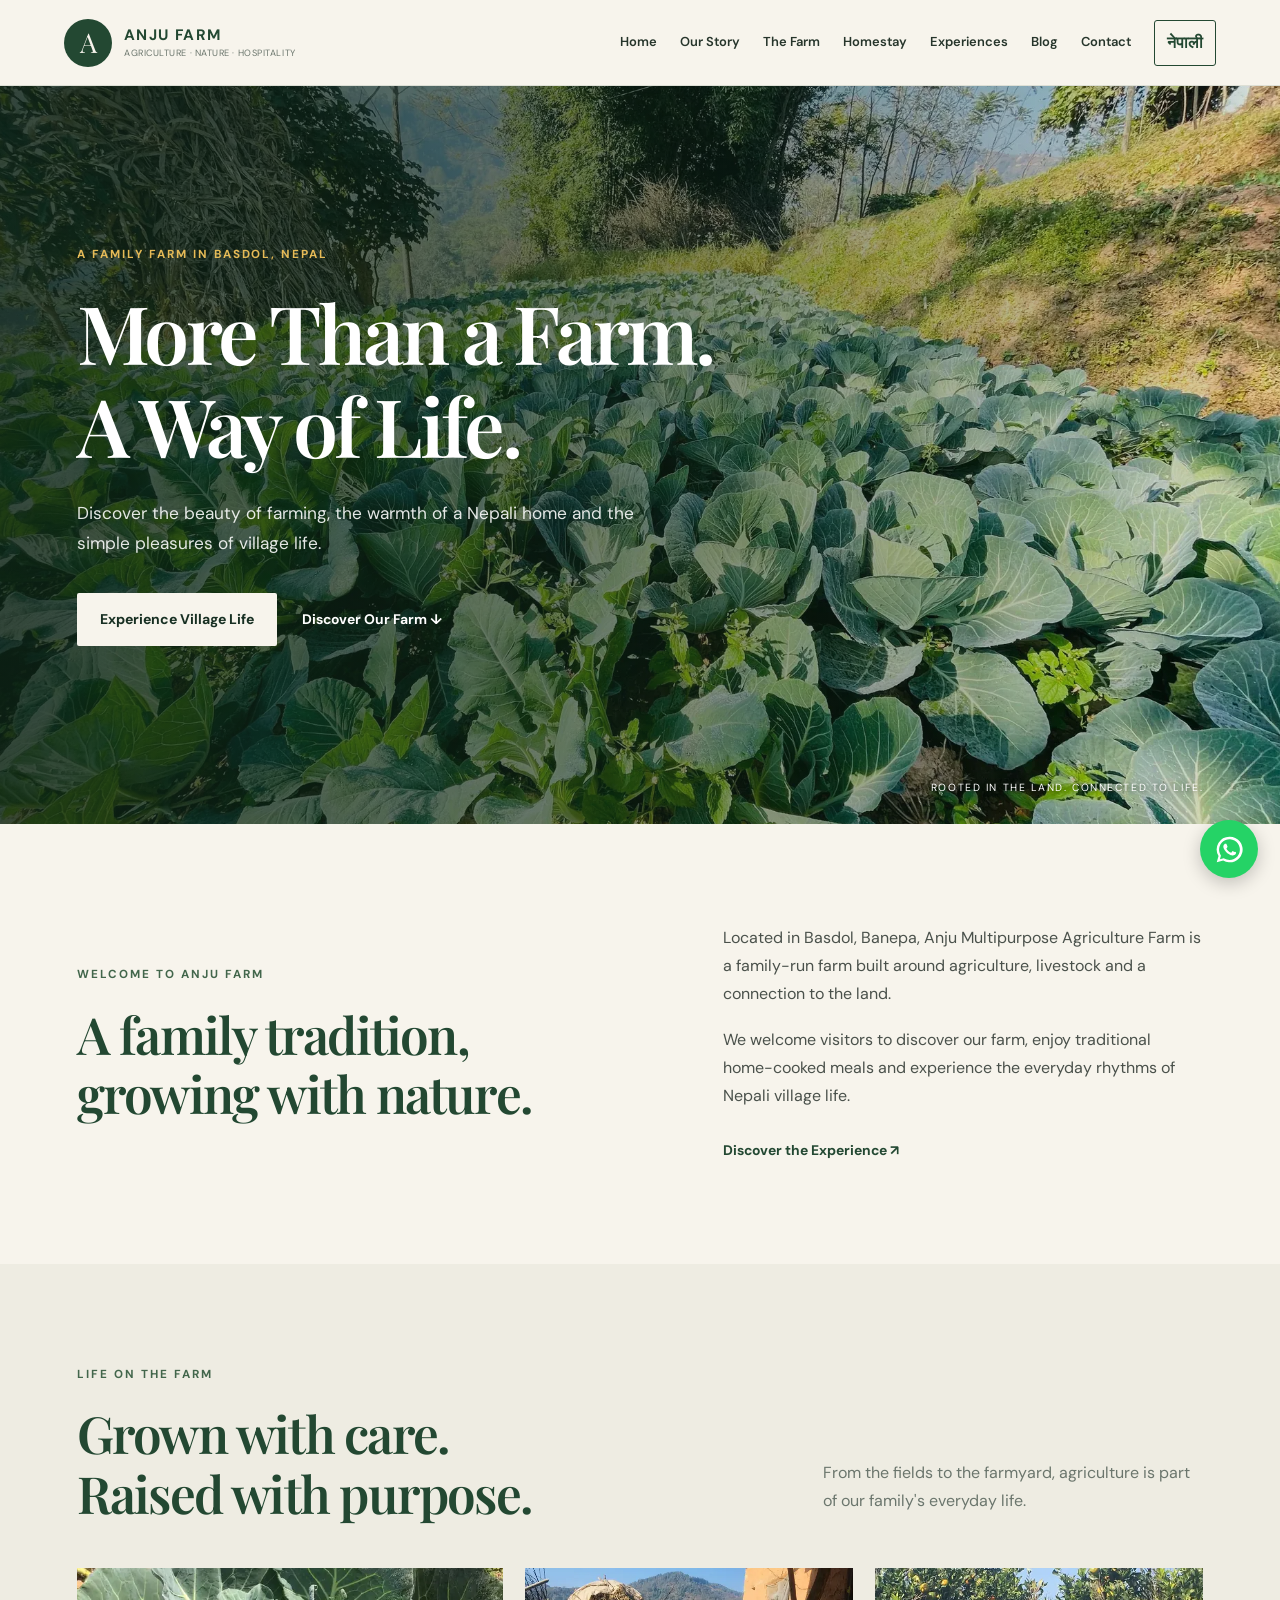
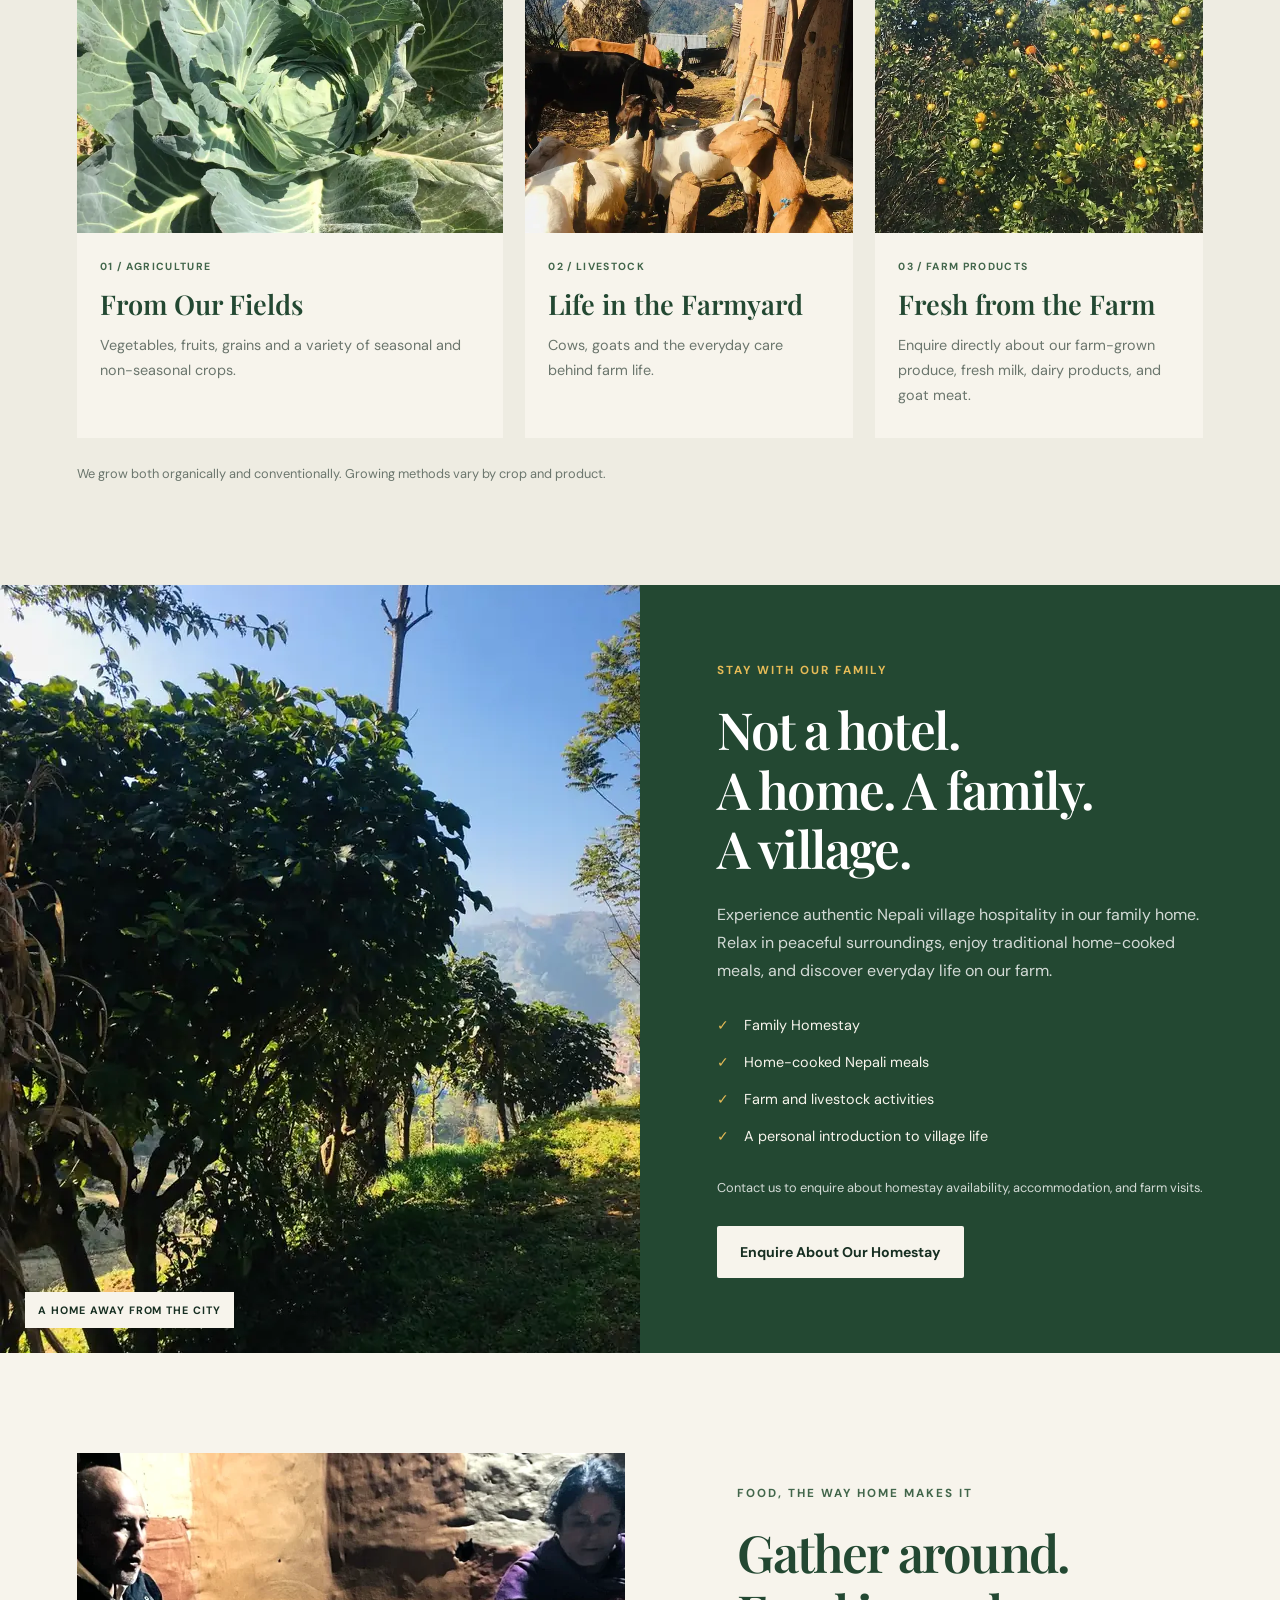
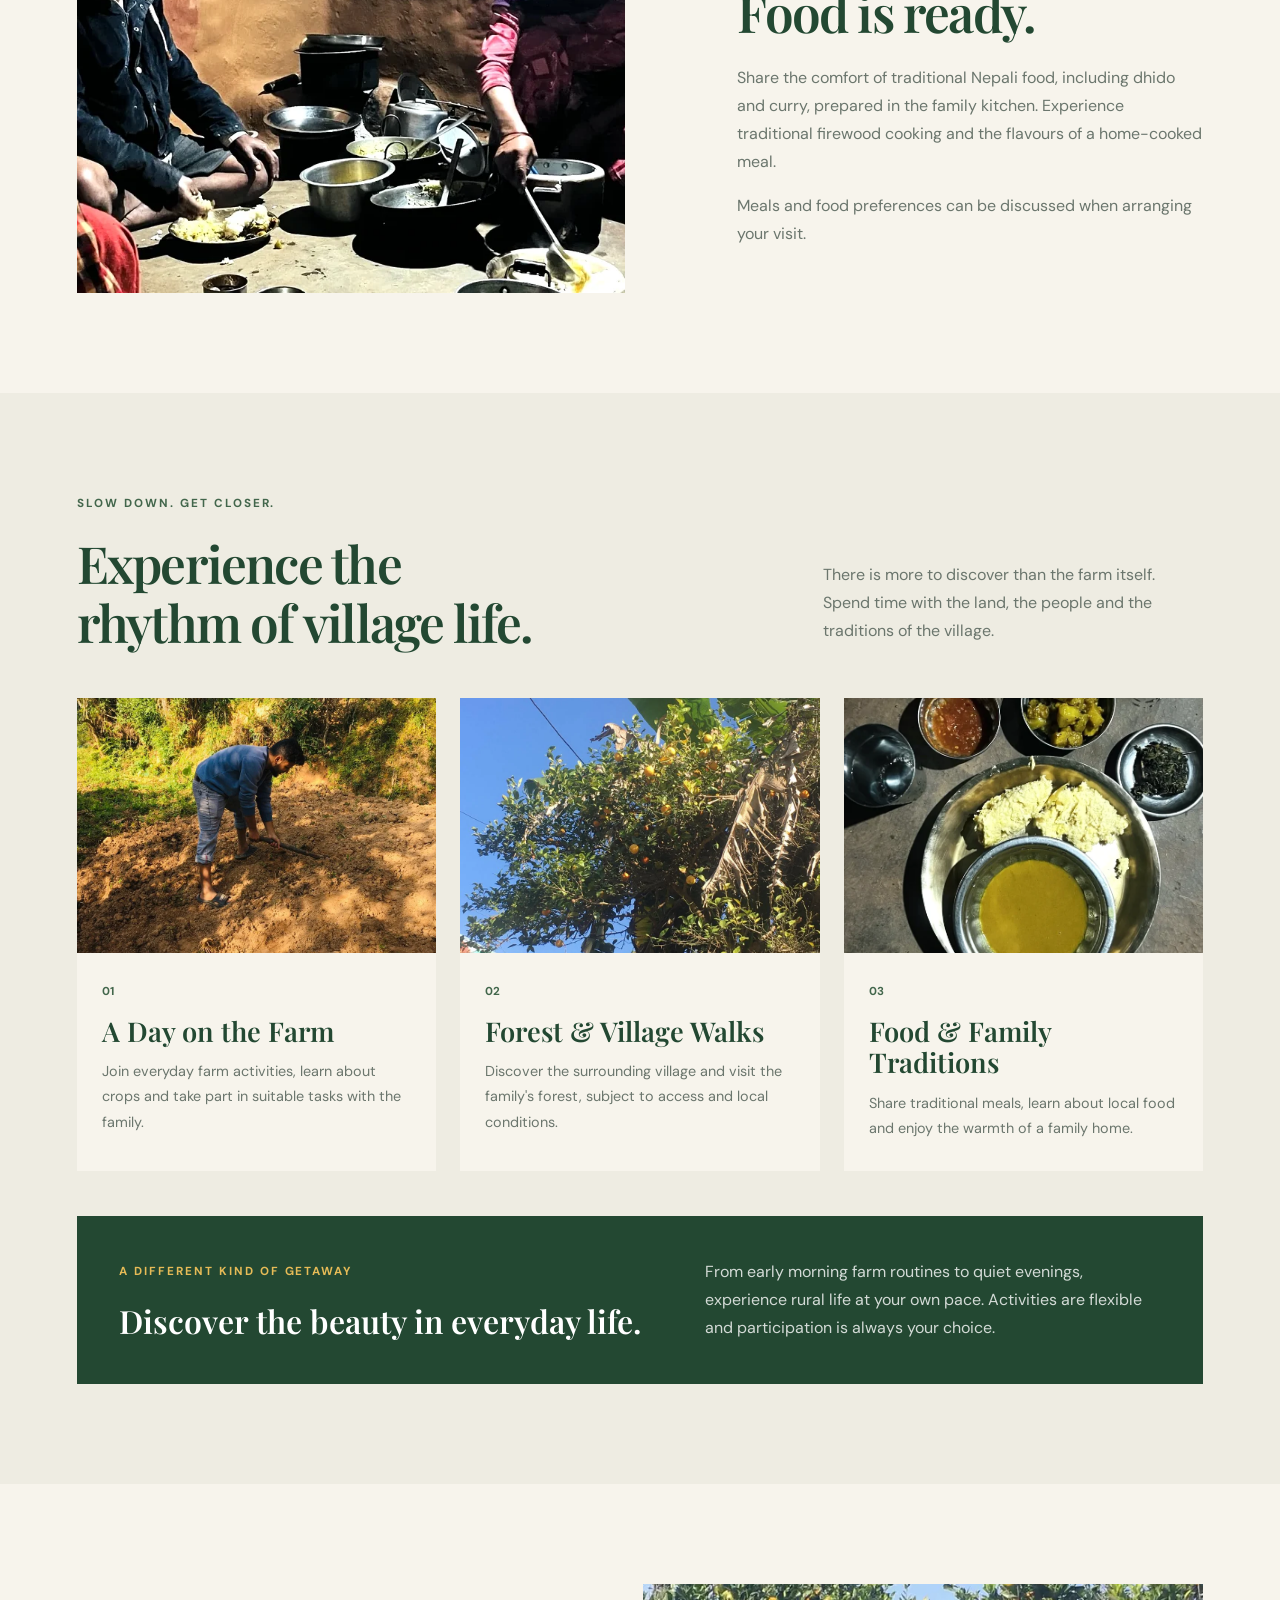
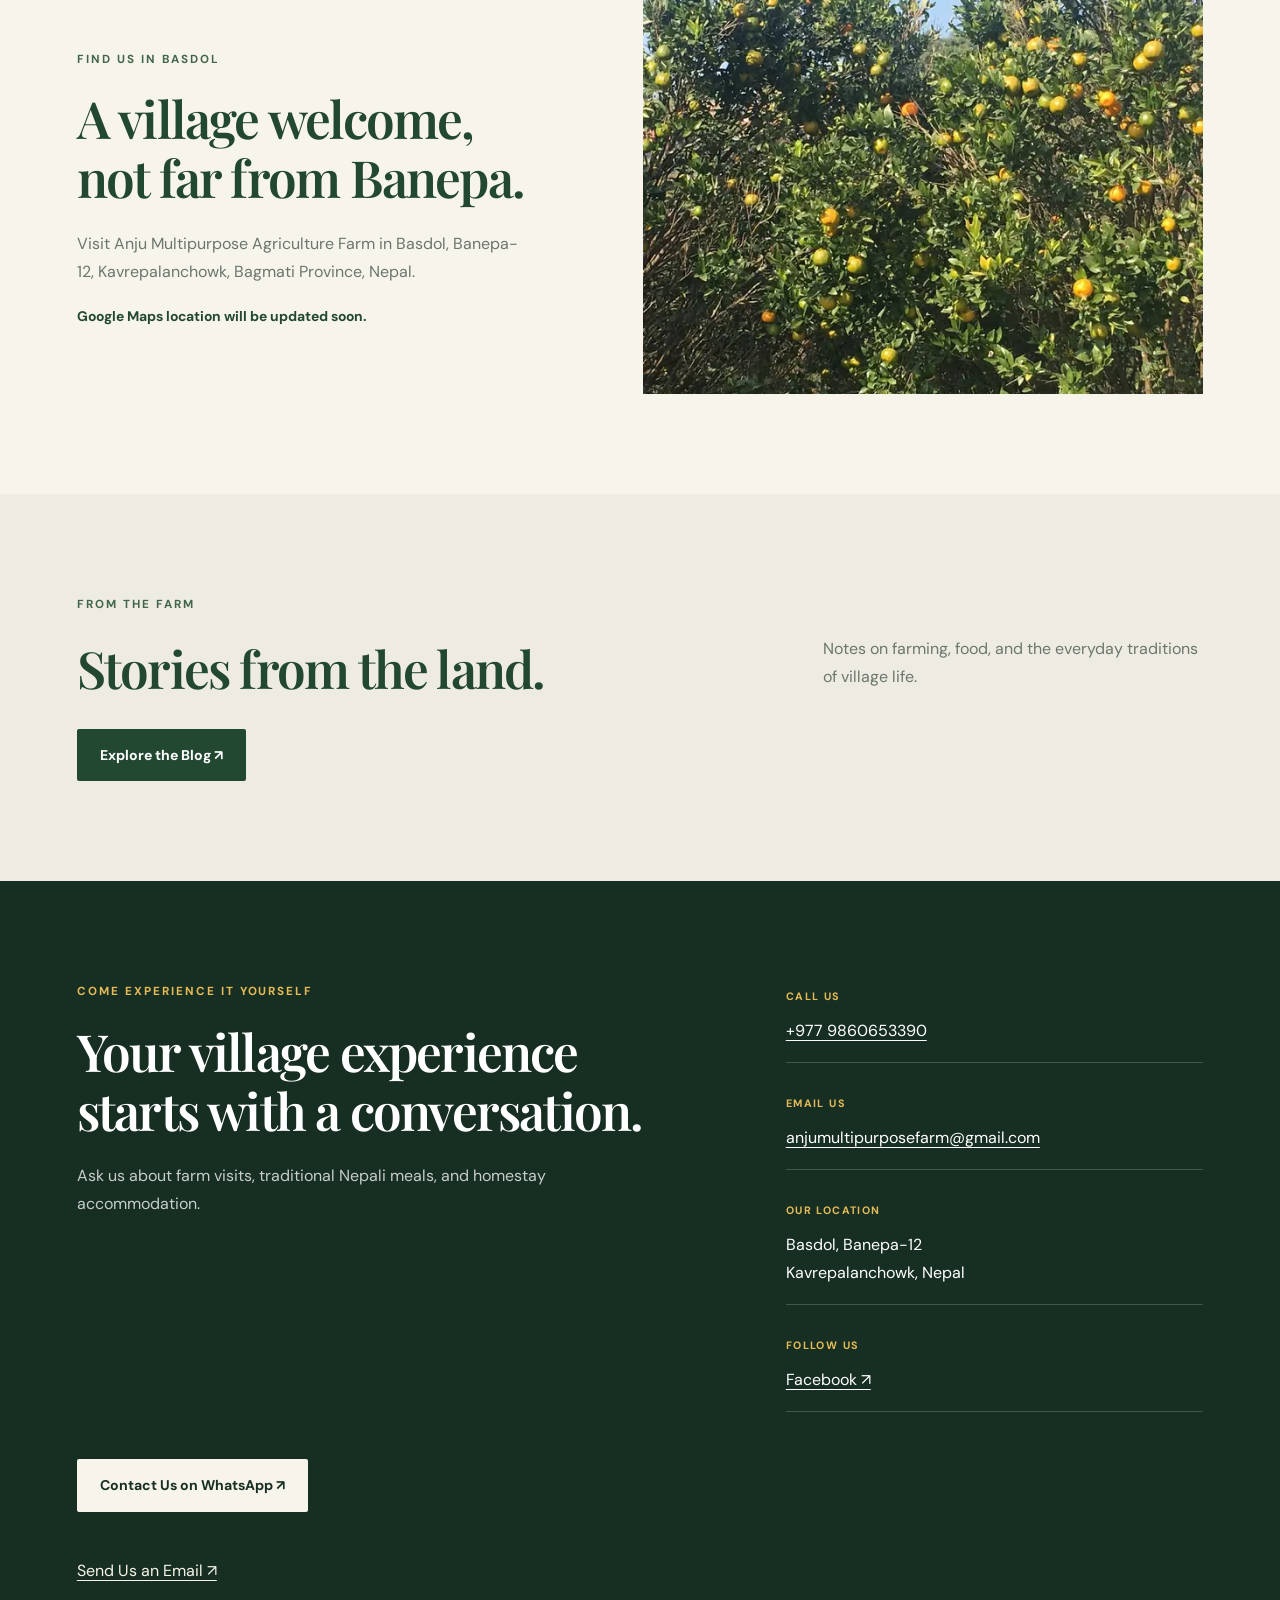
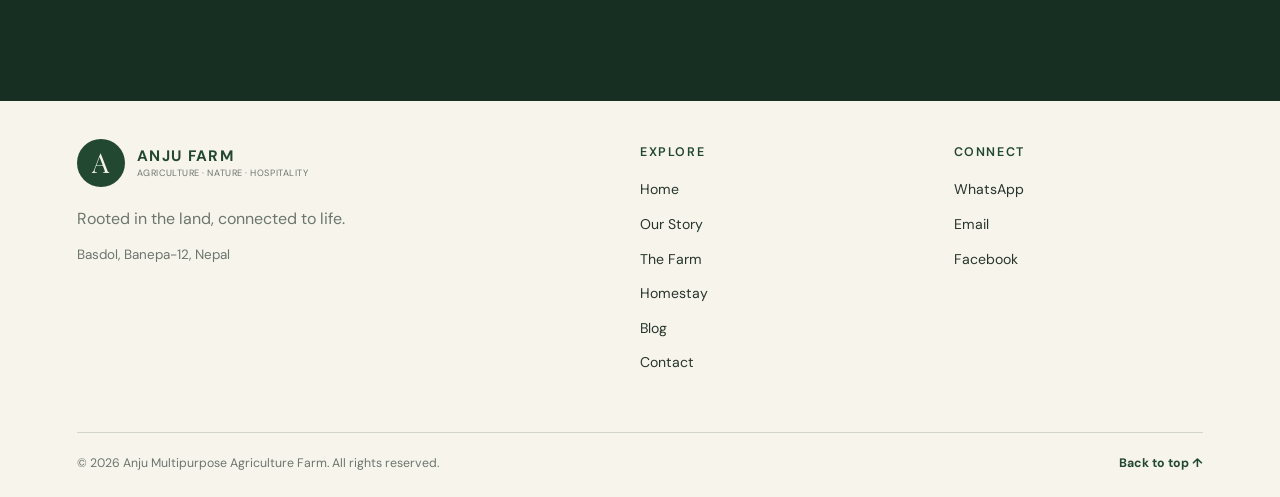
<file: index.html>
<!DOCTYPE html>

<html lang="en">
<head>
<meta charset="utf-8"/>
<meta content="width=device-width, initial-scale=1.0" name="viewport"/>
<meta content="#234832" name="theme-color"/>
<title>Anju Multipurpose Agriculture Farm | Farm &amp; Homestay in Basdol</title>
<meta content="Discover Anju Multipurpose Agriculture Farm in Basdol, Banepa, Nepal. Explore family farming, fresh farm products, livestock, traditional Nepali food and homestay experiences." data-content-en="Discover Anju Multipurpose Agriculture Farm in Basdol, Banepa, Nepal. Explore family farming, fresh farm products, livestock, traditional Nepali food and homestay experiences." data-content-ne="बनेपा–१२, बाँसडोलस्थित अञ्जु बहुउद्देश्यीय कृषि फार्ममा खेतीपाती, पशुपालन, ताजा कृषि उत्पादन, परम्परागत नेपाली खाना र पारिवारिक होमस्टेको अनुभव लिनुहोस्।" name="description"/>
<link href="https://www.anjumultipurposefarm.com.np/" rel="canonical"/>
<meta content="Anju Farm | Farm &amp; Homestay in Basdol, Nepal" data-content-en="Anju Farm | Farm &amp; Homestay in Basdol, Nepal" data-content-ne="अञ्जु बहुउद्देश्यीय कृषि फार्म | बाँसडोल, बनेपा" property="og:title"/>
<meta content="Experience authentic Nepali village life at Anju Farm. Discover family farming, traditional home-cooked meals, and a welcoming homestay in Basdol, Banepa." data-content-en="Experience authentic Nepali village life at Anju Farm. Discover family farming, traditional home-cooked meals, and a welcoming homestay in Basdol, Banepa." data-content-ne="बाँसडोल, बनेपामा खेतीपाती, परम्परागत नेपाली खाना र पारिवारिक होमस्टेको अनुभव लिनुहोस्।" property="og:description"/>
<meta content="https://www.anjumultipurposefarm.com.np/" property="og:url"/>
<link href="images/favicon.svg" rel="icon" type="image/svg+xml"/>
<link href="https://fonts.googleapis.com" rel="preconnect"/>
<link crossorigin="" href="https://fonts.gstatic.com" rel="preconnect"/>
<link href="https://fonts.googleapis.com/css2?family=DM+Sans:wght@400;500;600;700&amp;family=Playfair+Display:wght@500;600;700&amp;family=Noto+Sans+Devanagari:wght@400;500;600;700&amp;display=swap" rel="stylesheet" media="print" onload="this.media='all'"/>
<noscript><link href="https://fonts.googleapis.com/css2?family=DM+Sans:wght@400;500;600;700&amp;family=Playfair+Display:wght@500;600;700&amp;family=Noto+Sans+Devanagari:wght@400;500;600;700&amp;display=swap" rel="stylesheet"/></noscript>
<link rel="preload" as="image" href="images/vegetable-fields-opt-1280.webp" media="(max-width: 800px)" fetchpriority="high"/>
<link rel="preload" as="image" href="images/vegetable-fields-opt-1920.webp" media="(width > 800px)" fetchpriority="high"/>
<link href="css/style.css?v=24e3a" rel="stylesheet"/>
<script defer="" src="js/script.js?v=ne-audit-fix-4"></script>
<meta content="website" property="og:type"/><meta content="Anju Farm" property="og:site_name"/><meta content="https://www.anjumultipurposefarm.com.np/images/anju-farm-social-preview.jpg" property="og:image"/><meta content="1200" property="og:image:width"/><meta content="630" property="og:image:height"/><meta content="Green agricultural fields at Anju Farm in Basdol, Nepal" property="og:image:alt"/><meta content="summary_large_image" name="twitter:card"/><meta content="Anju Farm | Farm &amp; Homestay in Basdol, Nepal" name="twitter:title"/><meta content="Experience authentic Nepali village life at Anju Farm. Discover family farming, traditional home-cooked meals, and a welcoming homestay in Basdol, Banepa." name="twitter:description"/><meta content="https://www.anjumultipurposefarm.com.np/images/anju-farm-social-preview.jpg" name="twitter:image"/></head>
<body>
<header class="site-header">
<a aria-label="Anju Farm home" class="brand" href="#home">
<span class="brand-mark">A</span>
<span class="brand-text">
<strong data-en="ANJU FARM" data-ne="अञ्जु फार्म">ANJU FARM</strong>
<small data-en="AGRICULTURE · NATURE · HOSPITALITY" data-ne="कृषि · प्रकृति · आतिथ्य">AGRICULTURE · NATURE · HOSPITALITY</small>
</span>
</a>
<button aria-expanded="false" aria-label="Open navigation" class="menu-toggle" id="menu-toggle">
<span></span><span></span><span></span>
</button>
<nav class="nav-links" id="nav-links">
<a data-en="Home" data-ne="गृहपृष्ठ" href="#home">Home</a>
<a data-en="Our Story" data-ne="हाम्रो कथा" href="#about">Our Story</a>
<a data-en="The Farm" data-ne="हाम्रो फार्म" href="#farm">The Farm</a>
<a data-en="Homestay" data-ne="होमस्टे" href="#homestay">Homestay</a>
<a data-en="Experiences" data-ne="अनुभवहरू" href="#experiences">Experiences</a>
<a data-en="Blog" data-ne="ब्लग" href="blog.html">Blog</a>
<a data-en="Contact" data-ne="सम्पर्क" href="#contact">Contact</a>
<button aria-label="Switch language" class="language-toggle" id="language-toggle" type="button">नेपाली</button>
</nav>
</header>
<main>
<section class="hero" id="home">
<div class="hero-background hero-background-optimized hero-background-html" aria-hidden="true">
<picture>
<source media="(max-width: 800px)" srcset="images/vegetable-fields-opt-1280.webp"/>
<img class="hero-image" src="images/vegetable-fields-opt-1920.webp" alt="" fetchpriority="high" loading="eager" width="1920" height="1080"/>
</picture>
</div>
<div class="hero-content">
<span class="eyebrow light-eyebrow" data-en="A FAMILY FARM IN BASDOL, NEPAL" data-ne="नेपालको बाँसडोलमा अवस्थित पारिवारिक कृषि फार्म">A FAMILY FARM IN BASDOL, NEPAL</span>
<h1 data-en="More Than a Farm.&lt;br&gt;A Way of Life." data-ne="फार्म मात्र होइन।&lt;br&gt;जीवन जिउने एउटा शैली।">More Than a Farm.<br/>A Way of Life.</h1>
<p data-en="Discover the beauty of farming, the warmth of a Nepali home and the simple pleasures of village life." data-ne="खेतीपातीको सौन्दर्य, नेपाली घरको आत्मीयता र गाउँले जीवनका ससाना खुसीहरू अनुभव गर्नुहोस्।">Discover the beauty of farming, the warmth of a Nepali home and the simple pleasures of village life.</p>
<div class="hero-actions">
<a class="button button-light" data-en="Experience Village Life" data-ne="गाउँले जीवनको अनुभव लिनुहोस्" href="#homestay">Experience Village Life</a>
<a class="text-link light-link" data-en="Discover Our Farm ↓" data-ne="हाम्रो फार्म घुम्नुहोस् ↓" href="#farm">Discover Our Farm ↓</a>
</div>
</div>
<div class="hero-caption">
<span data-en="ROOTED IN THE LAND. CONNECTED TO LIFE." data-ne="माटोसँग जोडिएको। जीवनसँग गाँसिएको।">ROOTED IN THE LAND. CONNECTED TO LIFE.</span>
</div>
</section>
<section class="intro section-padding" id="about">
<div class="intro-copy">
<span class="eyebrow" data-en="WELCOME TO ANJU FARM" data-ne="अञ्जु फार्ममा स्वागत छ">WELCOME TO ANJU FARM</span>
<h2 data-en="A family tradition, growing with nature." data-ne="प्रकृतिसँगै मौलाउँदै आएको हाम्रो पारिवारिक परम्परा।">A family tradition, growing with nature.</h2>
</div>
<div class="intro-description">
<p data-en="Located in Basdol, Banepa, Anju Multipurpose Agriculture Farm is a family-run farm built around agriculture, livestock and a connection to the land." data-ne="बनेपाको बाँसडोलमा अवस्थित अञ्जु बहुउद्देश्यीय कृषि फार्म खेतीपाती, पशुपालन र माटोसँगको गहिरो सम्बन्धमा आधारित पारिवारिक फार्म हो।">Located in Basdol, Banepa, Anju Multipurpose Agriculture Farm is a family-run farm built around agriculture, livestock and a connection to the land.</p>
<p data-en="We welcome visitors to discover our farm, enjoy traditional home-cooked meals and experience the everyday rhythms of Nepali village life." data-ne="हाम्रो फार्म घुम्न, घरमै पकाइएका परम्परागत नेपाली परिकारको स्वाद लिन र गाउँले जीवनको दैनिकी नजिकबाट अनुभव गर्न हामी तपाईंलाई हार्दिक स्वागत गर्दछौँ।">We welcome visitors to discover our farm, enjoy traditional home-cooked meals and experience the everyday rhythms of Nepali village life.</p>
<a class="text-link" data-en="Discover the Experience ↗" data-ne="अनुभवहरूबारे जान्नुहोस् ↗" href="#experiences">Discover the Experience ↗</a>
</div>
</section>
<section class="farm-section section-padding" id="farm">
<div class="section-heading">
<div>
<span class="eyebrow" data-en="LIFE ON THE FARM" data-ne="हाम्रो फार्मको दैनिकी">LIFE ON THE FARM</span>
<h2 data-en="Grown with care.&lt;br&gt;Raised with purpose." data-ne="माया र मेहनतले उब्जाइएको।&lt;br&gt;स्याहारले हुर्काइएको।">Grown with care.<br/>Raised with purpose.</h2>
</div>
<p data-en="From the fields to the farmyard, agriculture is part of our family's everyday life." data-ne="खेतबारीदेखि गोठसम्म, खेतीपाती र पशुपालन हाम्रो परिवारको दैनिकीसँग जोडिएका छन्।">From the fields to the farmyard, agriculture is part of our family's everyday life.</p>
</div>
<div class="farm-grid">
<article class="farm-card farm-card-large">
<img alt="Cabbage growing at Anju Multipurpose Agriculture Farm" data-alt-en="Cabbage growing at Anju Multipurpose Agriculture Farm" data-alt-ne="अञ्जु फार्ममा बन्दाकोबी खेती" loading="lazy" src="images/cabbage-cultivation-opt-1280.webp" srcset="images/cabbage-cultivation-opt-640.webp 640w, images/cabbage-cultivation-opt-960.webp 960w, images/cabbage-cultivation-opt-1280.webp 1280w" sizes="(max-width: 520px) 88vw, (max-width: 800px) 90vw,  (max-width: 1050px) 36vw, 450px"/>
<div class="farm-card-content">
<span class="card-number" data-en="01 / AGRICULTURE" data-ne="०१ / कृषि">01 / AGRICULTURE</span>
<h3 data-en="From Our Fields" data-ne="हाम्रै खेतबारीबाट">From Our Fields</h3>
<p data-en="Vegetables, fruits, grains and a variety of seasonal and non-seasonal crops." data-ne="तरकारी, फलफूल, अन्नबाली तथा विभिन्न मौसमी र बेमौसमी बालीहरूको खेती।">Vegetables, fruits, grains and a variety of seasonal and non-seasonal crops.</p>
</div>
</article>
<article class="farm-card">
<img alt="Goats raised at Anju Multipurpose Agriculture Farm" data-alt-en="Goats raised at Anju Multipurpose Agriculture Farm" data-alt-ne="अञ्जु फार्ममा पालिएका बाख्राहरू" loading="lazy" src="images/farm-goats-opt-1280.webp" srcset="images/farm-goats-opt-640.webp 640w, images/farm-goats-opt-960.webp 960w, images/farm-goats-opt-1280.webp 1280w" sizes="(max-width: 520px) 88vw, (max-width: 800px) 45vw, (max-width: 1050px) 28vw, 360px"/>
<div class="farm-card-content">
<span class="card-number" data-en="02 / LIVESTOCK" data-ne="०२ / पशुपालन">02 / LIVESTOCK</span>
<h3 data-en="Life in the Farmyard" data-ne="हाम्रो गोठको दैनिकी">Life in the Farmyard</h3>
<p data-en="Cows, goats and the everyday care behind farm life." data-ne="गाईबाख्राको पालनपोषण, स्याहारसुसार र दैनिक हेरचाह।">Cows, goats and the everyday care behind farm life.</p>
</div>
</article>
<article class="farm-card">
<img alt="Citrus fruit growing at Anju Farm" data-alt-en="Citrus fruit growing at Anju Farm" data-alt-ne="अञ्जु फार्ममा फलेका अमिलो जातका फलफूल" loading="lazy" src="images/citrus-orchard-opt-1280.webp" srcset="images/citrus-orchard-opt-640.webp 640w, images/citrus-orchard-opt-960.webp 960w, images/citrus-orchard-opt-1280.webp 1280w" sizes="(max-width: 520px) 88vw, (max-width: 800px) 45vw, (max-width: 1050px) 28vw, 360px"/>
<div class="farm-card-content">
<span class="card-number" data-en="03 / FARM PRODUCTS" data-ne="०३ / फार्मका उत्पादन">03 / FARM PRODUCTS</span>
<h3 data-en="Fresh from the Farm" data-ne="हाम्रै फार्मका ताजा उत्पादन">Fresh from the Farm</h3>
<p data-en="Enquire directly about our farm-grown produce, fresh milk, dairy products, and goat meat." data-ne="हाम्रो फार्ममा उत्पादित तरकारी, फलफूल, दूध, दुग्धजन्य पदार्थ तथा खसीको मासु खरिद गर्न वा थप जानकारी लिन हामीलाई सिधै सम्पर्क गर्नुहोस्।">Enquire directly about our farm-grown produce, fresh milk, dairy products, and goat meat.</p>
</div>
</article>
</div>
<p class="farm-note" data-en="We grow both organically and conventionally. Growing methods vary by crop and product." data-ne="हामी प्राङ्गारिक र परम्परागत दुवै विधिबाट खेती गर्छौँ। खेती विधि बाली र उत्पादनअनुसार फरक हुन्छ।">We grow both organically and conventionally. Growing methods vary by crop and product.</p>
</section>
<section class="homestay-section" id="homestay">
<div class="homestay-image">
<img alt="Natural surroundings of Anju Farm" data-alt-en="Natural surroundings of Anju Farm" data-alt-ne="अञ्जु फार्मको प्राकृतिक परिवेश" loading="lazy" src="images/farm-nature-opt-960.webp" srcset="images/farm-nature-opt-640.webp 640w, images/farm-nature-opt-960.webp 960w" sizes="(max-width: 800px) 100vw, 50vw"/>
<span class="image-label" data-en="A HOME AWAY FROM THE CITY" data-ne="सहरको कोलाहलबाट टाढा, आफ्नै घरजस्तो आत्मीयता।">A HOME AWAY FROM THE CITY</span>
</div>
<div class="homestay-copy">
<span class="eyebrow light-eyebrow" data-en="STAY WITH OUR FAMILY" data-ne="हाम्रो परिवारसँग बस्ने अनुभव">STAY WITH OUR FAMILY</span>
<h2 data-en="Not a hotel.&lt;br&gt;A home. A family.&lt;br&gt;A village." data-ne="होटल होइन।&lt;br&gt;आफ्नै घरजस्तो आत्मीयता।&lt;br&gt;परिवारको माया। गाउँको परिवेश।">Not a hotel.<br/>A home. A family.<br/>A village.</h2>
<p data-en="Experience authentic Nepali village hospitality in our family home. Relax in peaceful surroundings, enjoy traditional home-cooked meals, and discover everyday life on our farm." data-ne="हाम्रो पारिवारिक घरमा तपाईंलाई नेपाली गाउँको मौलिक होमस्टे अनुभवका लागि हार्दिक स्वागत छ। यहाँ तपाईं शान्त वातावरणमा आराम गर्न, घरमै पकाइएका परम्परागत नेपाली परिकारको स्वाद लिन र फार्मको दैनिक जीवनलाई नजिकबाट अनुभव गर्न सक्नुहुन्छ।">Experience authentic Nepali village hospitality in our family home. Relax in peaceful surroundings, enjoy traditional home-cooked meals, and discover everyday life on our farm.</p>
<ul class="homestay-list">
<li data-en="Family Homestay" data-ne="हाम्रो पारिवारिक होमस्टे">Family Homestay</li>
<li data-en="Home-cooked Nepali meals" data-ne="घरमै पकाइएका परम्परागत नेपाली परिकार">Home-cooked Nepali meals</li>
<li data-en="Farm and livestock activities" data-ne="खेतीपाती तथा पशुपालनका गतिविधिहरू">Farm and livestock activities</li>
<li data-en="A personal introduction to village life" data-ne="गाउँले जीवनलाई नजिकबाट चिन्ने अवसर">A personal introduction to village life</li>
</ul>
<p class="small-note" data-en="Contact us to enquire about homestay availability, accommodation, and farm visits." data-ne="हाम्रो पारिवारिक होमस्टेमा बसाइ, उपलब्धता तथा फार्म भ्रमणसम्बन्धी जानकारीका लागि हामीलाई सम्पर्क गर्नुहोस्।">Contact us to enquire about homestay availability, accommodation, and farm visits.</p>
<a class="button button-light" data-en="Enquire About Our Homestay" data-ne="होमस्टेबारे जानकारी लिनुहोस्" href="#contact">Enquire About Our Homestay</a>
</div>
</section>
<section class="food-section section-padding">
<div class="food-image">
<img alt="Family sharing a traditional Nepali meal at home" data-alt-en="Family sharing a traditional Nepali meal at home" data-alt-ne="परिवारसँग बसेर परम्परागत नेपाली खाना खाँदै" loading="lazy" src="images/anju-farm-traditional-family-meal.webp"/>
</div>
<div class="food-copy">
<span class="eyebrow" data-en="FOOD, THE WAY HOME MAKES IT" data-ne="घरकै स्वाद, परम्परागत शैलीमा">FOOD, THE WAY HOME MAKES IT</span>
<h2 data-en="Gather around.&lt;br&gt;Food is ready." data-ne="सँगै बसौँ।&lt;br&gt;खाना तयार छ।">Gather around.<br/>Food is ready.</h2>
<p data-en="Share the comfort of traditional Nepali food, including dhido and curry, prepared in the family kitchen. Experience traditional firewood cooking and the flavours of a home-cooked meal." data-ne="हाम्रो पारिवारिक भान्छामा तयार हुने ढिँडो, तरकारीलगायत परम्परागत नेपाली परिकारहरूको स्वाद लिनुहोस्। दाउराको चुलोमा पकाइने खानाको मौलिक स्वाद र नेपाली घरको आत्मीयता अनुभव गर्नुहोस्।">Share the comfort of traditional Nepali food, including dhido and curry, prepared in the family kitchen. Experience traditional firewood cooking and the flavours of a home-cooked meal.</p>
<p data-en="Meals and food preferences can be discussed when arranging your visit." data-ne="तपाईंको बसाइका लागि खानाको व्यवस्था तथा रोजाइबारे हामीसँग सल्लाह गर्न सक्नुहुन्छ।">Meals and food preferences can be discussed when arranging your visit.</p>
</div>
</section>
<section class="experiences-section section-padding" id="experiences">
<div class="section-heading">
<div>
<span class="eyebrow" data-en="SLOW DOWN. GET CLOSER." data-ne="फुर्सदले समय बिताऔँ। गाउँले जीवनलाई नजिकबाट चिनौँ।">SLOW DOWN. GET CLOSER.</span>
<h2 data-en="Experience the&lt;br&gt;rhythm of village life." data-ne="गाउँले जीवनको&lt;br&gt;आफ्नै लय अनुभव गर्नुहोस्।">Experience the<br/>rhythm of village life.</h2>
</div>
<p data-en="There is more to discover than the farm itself. Spend time with the land, the people and the traditions of the village." data-ne="हाम्रो फार्मसँगै यहाँको गाउँ, प्रकृति र स्थानीय परम्परालाई पनि नजिकबाट अनुभव गर्न सक्नुहुन्छ। गाउँका मानिसहरूसँग घुलमिल हुँदै यहाँको जीवनशैलीलाई चिन्ने अवसर पाउनुहोस्।">There is more to discover than the farm itself. Spend time with the land, the people and the traditions of the village.</p>
</div>
<div class="experience-grid">
<article class="experience-card">
<img alt="Everyday agricultural work at Anju Farm" data-alt-en="Everyday agricultural work at Anju Farm" data-alt-ne="अञ्जु फार्ममा दैनिक खेतीपातीको काम" loading="lazy" src="images/farm-work.webp"/>
<div class="experience-content">
<span data-en="01" data-ne="०१">01</span>
<h3 data-en="A Day on the Farm" data-ne="फार्ममा बिताएको एक दिन">A Day on the Farm</h3>
<p data-en="Join everyday farm activities, learn about crops and take part in suitable tasks with the family." data-ne="फार्मका दैनिक गतिविधिमा सहभागी हुनुहोस्, विभिन्न बालीबारे जान्नुहोस् र परिवारसँग मिलेर खेतीपातीका कामहरू अनुभव गर्नुहोस्।">Join everyday farm activities, learn about crops and take part in suitable tasks with the family.</p>
</div>
</article>
<article class="experience-card">
<img alt="Green plants and natural scenery at Anju Farm" data-alt-en="Green plants and natural scenery at Anju Farm" data-alt-ne="अञ्जु फार्मको हरियाली र प्राकृतिक दृश्य" loading="lazy" src="images/farm-greenery.webp"/>
<div class="experience-content">
<span data-en="02" data-ne="०२">02</span>
<h3 data-en="Forest &amp; Village Walks" data-ne="वन तथा गाउँको पैदल यात्रा">Forest &amp; Village Walks</h3>
<p data-en="Discover the surrounding village and visit the family's forest, subject to access and local conditions." data-ne="वरपरका गाउँबस्ती घुम्नुहोस् र स्थानीय अवस्था तथा पहुँचअनुसार परिवारको वन क्षेत्रको अवलोकन गर्नुहोस्।">Discover the surrounding village and visit the family's forest, subject to access and local conditions.</p>
</div>
</article>
<article class="experience-card">
<img alt="Traditional Nepali home-cooked meal served on a metal plate" data-alt-en="Traditional Nepali home-cooked meal served on a metal plate" data-alt-ne="थालमा पस्किएको घरमै पकाइएको नेपाली खाना" loading="lazy" src="images/anju-farm-nepali-home-cooked-meal.webp"/>
<div class="experience-content">
<span data-en="03" data-ne="०३">03</span>
<h3 data-en="Food &amp; Family Traditions" data-ne="परम्परागत खाना र पारिवारिक संस्कार">Food &amp; Family Traditions</h3>
<p data-en="Share traditional meals, learn about local food and enjoy the warmth of a family home." data-ne="परिवारसँग बसेर परम्परागत नेपाली परिकारको स्वाद लिनुहोस्, स्थानीय खानपानबारे जान्नुहोस् र नेपाली घरको आत्मीयता अनुभव गर्नुहोस्।">Share traditional meals, learn about local food and enjoy the warmth of a family home.</p>
</div>
</article>
</div>
<div class="daily-life">
<div>
<span class="eyebrow light-eyebrow" data-en="A DIFFERENT KIND OF GETAWAY" data-ne="दैनिकीबाट केही पल टाढा">A DIFFERENT KIND OF GETAWAY</span>
<h3 data-en="Discover the beauty in everyday life." data-ne="साधारण जीवनका असाधारण खुसीहरू अनुभव गर्नुहोस्।">Discover the beauty in everyday life.</h3>
</div>
<p data-en="From early morning farm routines to quiet evenings, experience rural life at your own pace. Activities are flexible and participation is always your choice." data-ne="बिहानको खेतीपातीदेखि साँझको शान्त वातावरणसम्म, गाउँले जीवनलाई आफ्नै गतिमा अनुभव गर्नुहोस्। यहाँका गतिविधिहरूमा तपाईं आफ्नो रुचि र सुविधाअनुसार सहभागी हुन सक्नुहुन्छ।">From early morning farm routines to quiet evenings, experience rural life at your own pace. Activities are flexible and participation is always your choice.</p>
</div>
</section>
<section class="location-section section-padding">
<div class="location-copy">
<span class="eyebrow" data-en="FIND US IN BASDOL" data-ne="हामीलाई बाँसडोलमा भेट्नुहोस्">FIND US IN BASDOL</span>
<h2 data-en="A village welcome,&lt;br&gt;not far from Banepa." data-ne="बनेपानजिकै,&lt;br&gt;गाउँको न्यानो आतिथ्य।">A village welcome,<br/>not far from Banepa.</h2>
<p data-en="Visit Anju Multipurpose Agriculture Farm in Basdol, Banepa-12, Kavrepalanchowk, Bagmati Province, Nepal." data-ne="बागमती प्रदेशको काभ्रेपलाञ्चोक जिल्लास्थित बनेपा–१२, बाँसडोलमा रहेको अञ्जु बहुउद्देश्यीय कृषि फार्ममा तपाईंलाई हार्दिक स्वागत छ।">Visit Anju Multipurpose Agriculture Farm in Basdol, Banepa-12, Kavrepalanchowk, Bagmati Province, Nepal.</p>
<span class="text-link" data-en="Google Maps location will be updated soon." data-ne="गुगल नक्सामा फार्मको सही स्थान अद्यावधिक गर्ने काम भइरहेको छ।">Google Maps location will be updated soon.</span>
</div>
<div class="location-image">
<img alt="Citrus orchard at Anju Farm" data-alt-en="Citrus orchard at Anju Farm" data-alt-ne="अञ्जु फार्मको फलफूल बगैँचा" loading="lazy" src="images/citrus-orchard-opt-1280.webp" srcset="images/citrus-orchard-opt-640.webp 640w, images/citrus-orchard-opt-960.webp 960w, images/citrus-orchard-opt-1280.webp 1280w" sizes="(max-width: 800px) 90vw, (max-width: 1300px) 45vw, 600px"/>
</div>
</section>
<section class="blog-teaser section-padding" id="stories">
<span class="eyebrow" data-en="FROM THE FARM" data-ne="हाम्रो फार्मबाट">FROM THE FARM</span>
<div class="section-heading"><h2 data-en="Stories from the land." data-ne="माटोसँग जोडिएका कथाहरू।">Stories from the land.</h2><p data-en="Notes on farming, food, and the everyday traditions of village life." data-ne="खेतीपाती, खानपान र गाउँले जीवनका दैनिक परम्परासँग जोडिएका कथाहरू।">Notes on farming, food, and the everyday traditions of village life.</p></div>
<a class="button button-dark" data-en="Explore the Blog ↗" data-ne="हाम्रो ब्लग पढ्नुहोस् ↗" href="blog.html">Explore the Blog ↗</a>
</section>
<section class="contact-section section-padding" id="contact">
<div class="contact-heading">
<span class="eyebrow light-eyebrow" data-en="COME EXPERIENCE IT YOURSELF" data-ne="आउनुहोस्, आफैँ अनुभव गर्नुहोस्">COME EXPERIENCE IT YOURSELF</span>
<h2 data-en="Your village experience&lt;br&gt;starts with a conversation." data-ne="तपाईंको गाउँले जीवनको अनुभव&lt;br&gt;हामीसँगको कुराकानीबाट सुरु हुन्छ।">Your village experience<br/>starts with a conversation.</h2>
<p data-en="Ask us about farm visits, traditional Nepali meals, and homestay accommodation." data-ne="फार्म भ्रमण, परम्परागत नेपाली खाना तथा होमस्टेमा बसाइसम्बन्धी जानकारीका लागि हामीलाई सम्पर्क गर्नुहोस्।">Ask us about farm visits, traditional Nepali meals, and homestay accommodation.</p>
</div>
<div class="contact-details">
<div>
<span data-en="CALL US" data-ne="फोन गर्नुहोस्">CALL US</span>
<p><a href="tel:+9779860653390">+977 9860653390</a></p>
</div>
<div>
<span data-en="EMAIL US" data-ne="इमेल गर्नुहोस्">EMAIL US</span>
<p><a href="mailto:anjumultipurposefarm@gmail.com">anjumultipurposefarm@gmail.com</a></p>
</div>
<div>
<span data-en="OUR LOCATION" data-ne="हाम्रो स्थान">OUR LOCATION</span>
<p data-en="Basdol, Banepa-12&lt;br&gt;Kavrepalanchowk, Nepal" data-ne="बाँसडोल, बनेपा–१२&lt;br&gt;काभ्रेपलाञ्चोक, नेपाल">Basdol, Banepa-12<br/>Kavrepalanchowk, Nepal</p>
</div>
<div>
<span data-en="FOLLOW US" data-ne="हामीसँग सामाजिक सञ्जालमा जोडिनुहोस्">FOLLOW US</span>
<p><a data-en="Facebook ↗" data-ne="फेसबुक ↗" href="https://www.facebook.com/people/Anju-Multipurpose-Agriculture-Farm/61569295839825/" rel="noopener noreferrer" target="_blank">Facebook ↗</a></p>
</div>
</div>
<a class="button button-light contact-button" data-en="Contact Us on WhatsApp ↗" data-ne="ह्वाट्सएपमा सम्पर्क गर्नुहोस् ↗" href="https://wa.me/9779869413425?text=Hello%21%20I%27d%20like%20to%20know%20more%20about%20Anju%20Farm." rel="noopener noreferrer" target="_blank">Contact Us on WhatsApp ↗</a>
<p><a data-en="Send Us an Email ↗" data-ne="इमेल पठाउनुहोस् ↗" href="mailto:anjumultipurposefarm@gmail.com">Send Us an Email ↗</a></p>
</section>
</main>
<footer class="site-footer">
<div class="footer-main">
<div class="footer-about">
<a class="brand footer-brand" href="#home">
<span class="brand-mark">A</span>
<span class="brand-text"><strong data-en="ANJU FARM" data-ne="अञ्जु फार्म">ANJU FARM</strong><small data-en="AGRICULTURE · NATURE · HOSPITALITY" data-ne="कृषि · प्रकृति · आतिथ्य">AGRICULTURE · NATURE · HOSPITALITY</small></span>
</a>
<p data-en="Rooted in the land, connected to life." data-ne="माटोसँग जोडिएको। जीवनसँग गाँसिएको।">Rooted in the land, connected to life.</p>
<p class="footer-place" data-en="Basdol, Banepa-12, Nepal" data-ne="बाँसडोल, बनेपा–१२, नेपाल">Basdol, Banepa-12, Nepal</p>
</div>
<div class="footer-column">
<h3 data-en="EXPLORE" data-ne="हाम्रो वेबसाइट">EXPLORE</h3>
<a data-en="Home" data-ne="गृहपृष्ठ" href="#home">Home</a>
<a data-en="Our Story" data-ne="हाम्रो कथा" href="#about">Our Story</a>
<a data-en="The Farm" data-ne="हाम्रो फार्म" href="#farm">The Farm</a>
<a data-en="Homestay" data-ne="होमस्टे" href="#homestay">Homestay</a>
<a data-en="Blog" data-ne="ब्लग" href="blog.html">Blog</a>
<a data-en="Contact" data-ne="सम्पर्क" href="#contact">Contact</a>
</div>
<div class="footer-column">
<h3 data-en="CONNECT" data-ne="हामीसँग जोडिनुहोस्">CONNECT</h3>
<a data-en="WhatsApp" data-ne="ह्वाट्सएप" href="https://wa.me/9779869413425?text=Hello%21%20I%27d%20like%20to%20know%20more%20about%20Anju%20Farm." rel="noopener noreferrer" target="_blank">WhatsApp</a>
<a data-en="Email" data-ne="इमेल" href="mailto:anjumultipurposefarm@gmail.com">Email</a>
<a data-en="Facebook" data-ne="फेसबुक" href="https://www.facebook.com/people/Anju-Multipurpose-Agriculture-Farm/61569295839825/" rel="noopener noreferrer" target="_blank">Facebook</a>
</div>
</div>
<div class="footer-bottom">
<span>© <span id="current-year"></span> <span data-en="Anju Multipurpose Agriculture Farm. All rights reserved." data-ne="अञ्जु बहुउद्देश्यीय कृषि फार्म। सर्वाधिकार सुरक्षित।">Anju Multipurpose Agriculture Farm. All rights reserved.</span></span>
<a data-en="Back to top ↑" data-ne="माथि जानुहोस् ↑" href="#home">Back to top ↑</a>
</div>
</footer>
<a aria-label="Chat with Anju Farm on WhatsApp" class="farm-whatsapp-float" href="https://wa.me/9779869413425?text=Hello%21%20I%27d%20like%20to%20know%20more%20about%20Anju%20Farm." rel="noopener noreferrer" target="_blank" title="Chat on WhatsApp"><svg aria-hidden="true" focusable="false" height="27" viewbox="0 0 32 32" width="27"><path d="M16 .8A15.1 15.1 0 0 0 3 23.6L.9 31l7.6-2A15.2 15.2 0 1 0 16 .8Zm0 27.6a12.3 12.3 0 0 1-6.3-1.7l-.5-.3-4.5 1.2 1.2-4.4-.3-.5A12.3 12.3 0 1 1 16 28.4Zm6.8-9.2c-.4-.2-2.2-1.1-2.5-1.2-.3-.1-.6-.2-.8.2-.2.3-1 1.2-1.2 1.4-.2.2-.4.3-.8.1-.4-.2-1.6-.6-3-1.9-1.1-1-1.9-2.2-2.1-2.6-.2-.4 0-.6.2-.8l.6-.7.4-.6c.1-.2 0-.5 0-.7l-1.1-2.6c-.3-.7-.6-.6-.8-.6h-.7c-.3 0-.7.1-1 .5-.3.4-1.3 1.3-1.3 3.1s1.3 3.6 1.5 3.8c.2.2 2.6 4 6.3 5.5.9.4 1.6.6 2.2.7.9.3 1.7.2 2.3.1.7-.1 2.2-.9 2.5-1.8.3-.9.3-1.7.2-1.8-.1-.2-.3-.3-.7-.5Z" fill="currentColor"></path></svg></a>
</body>
</html>
</file>
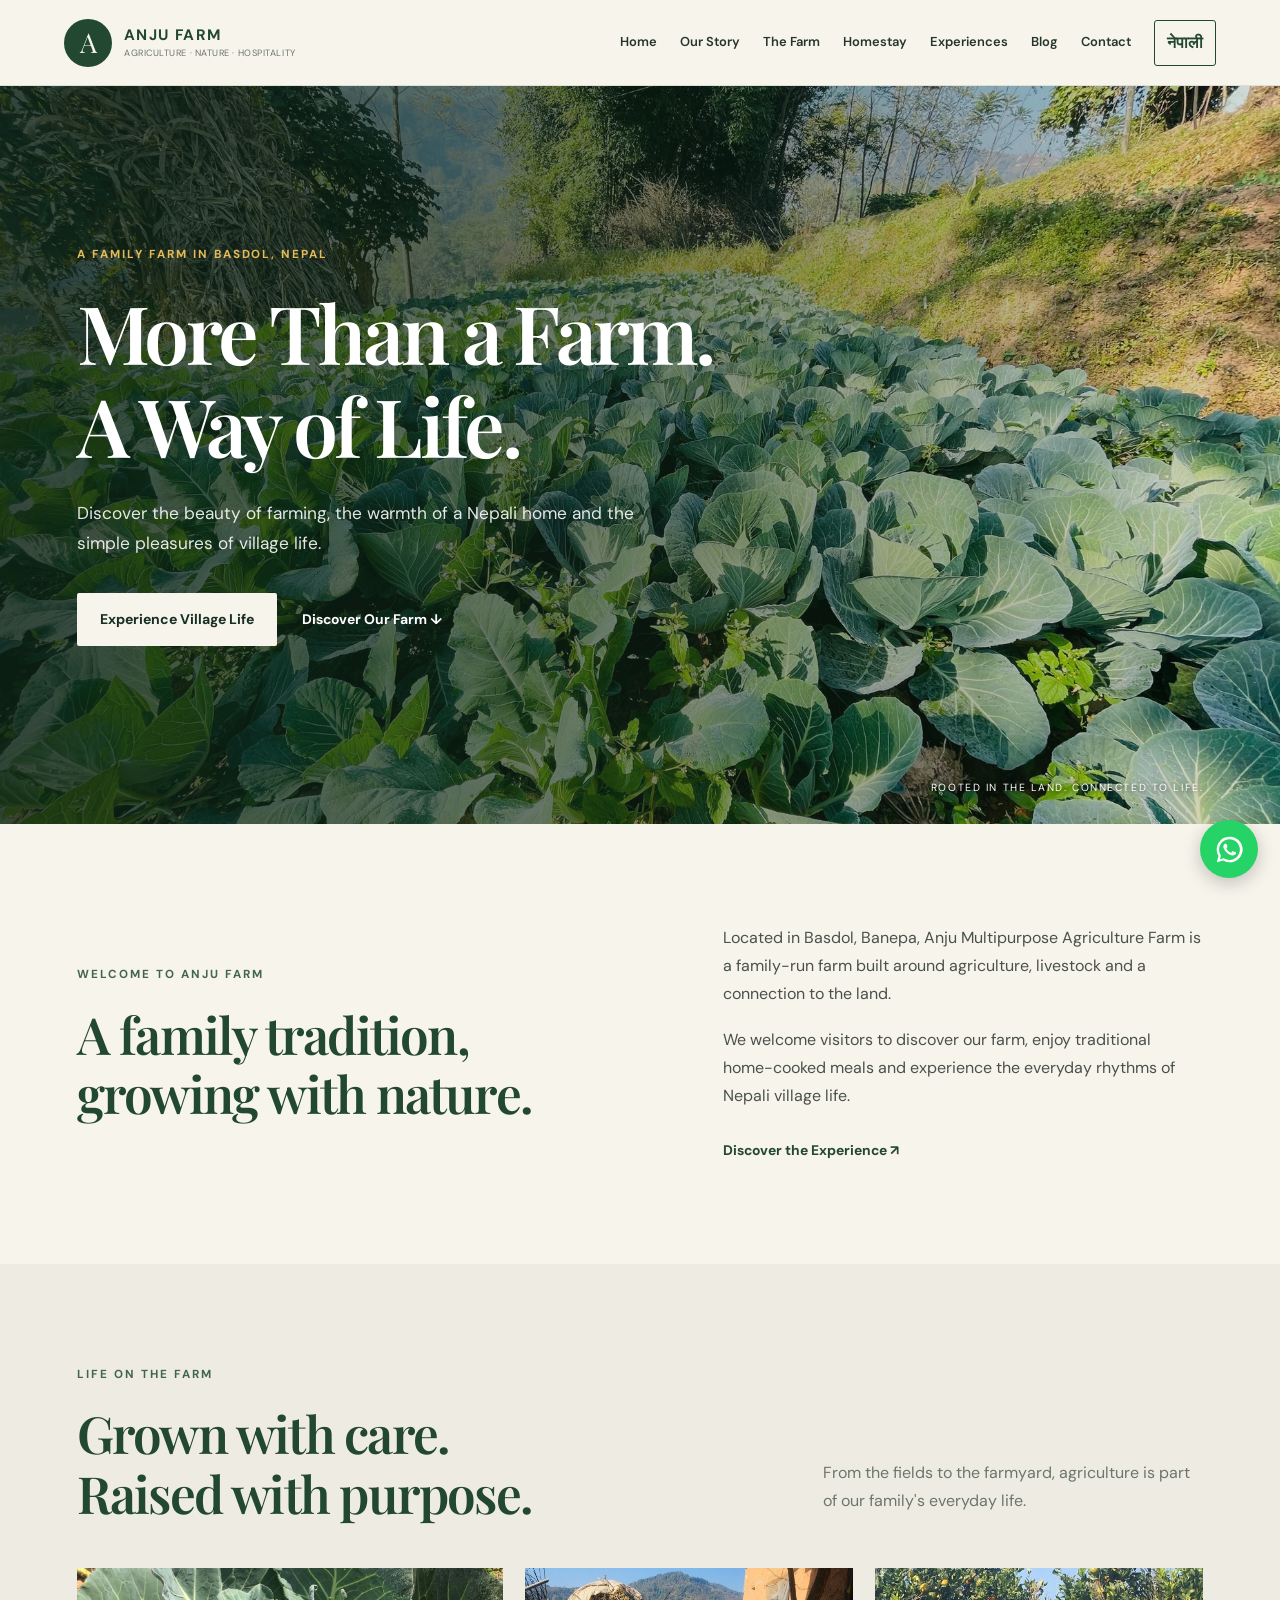
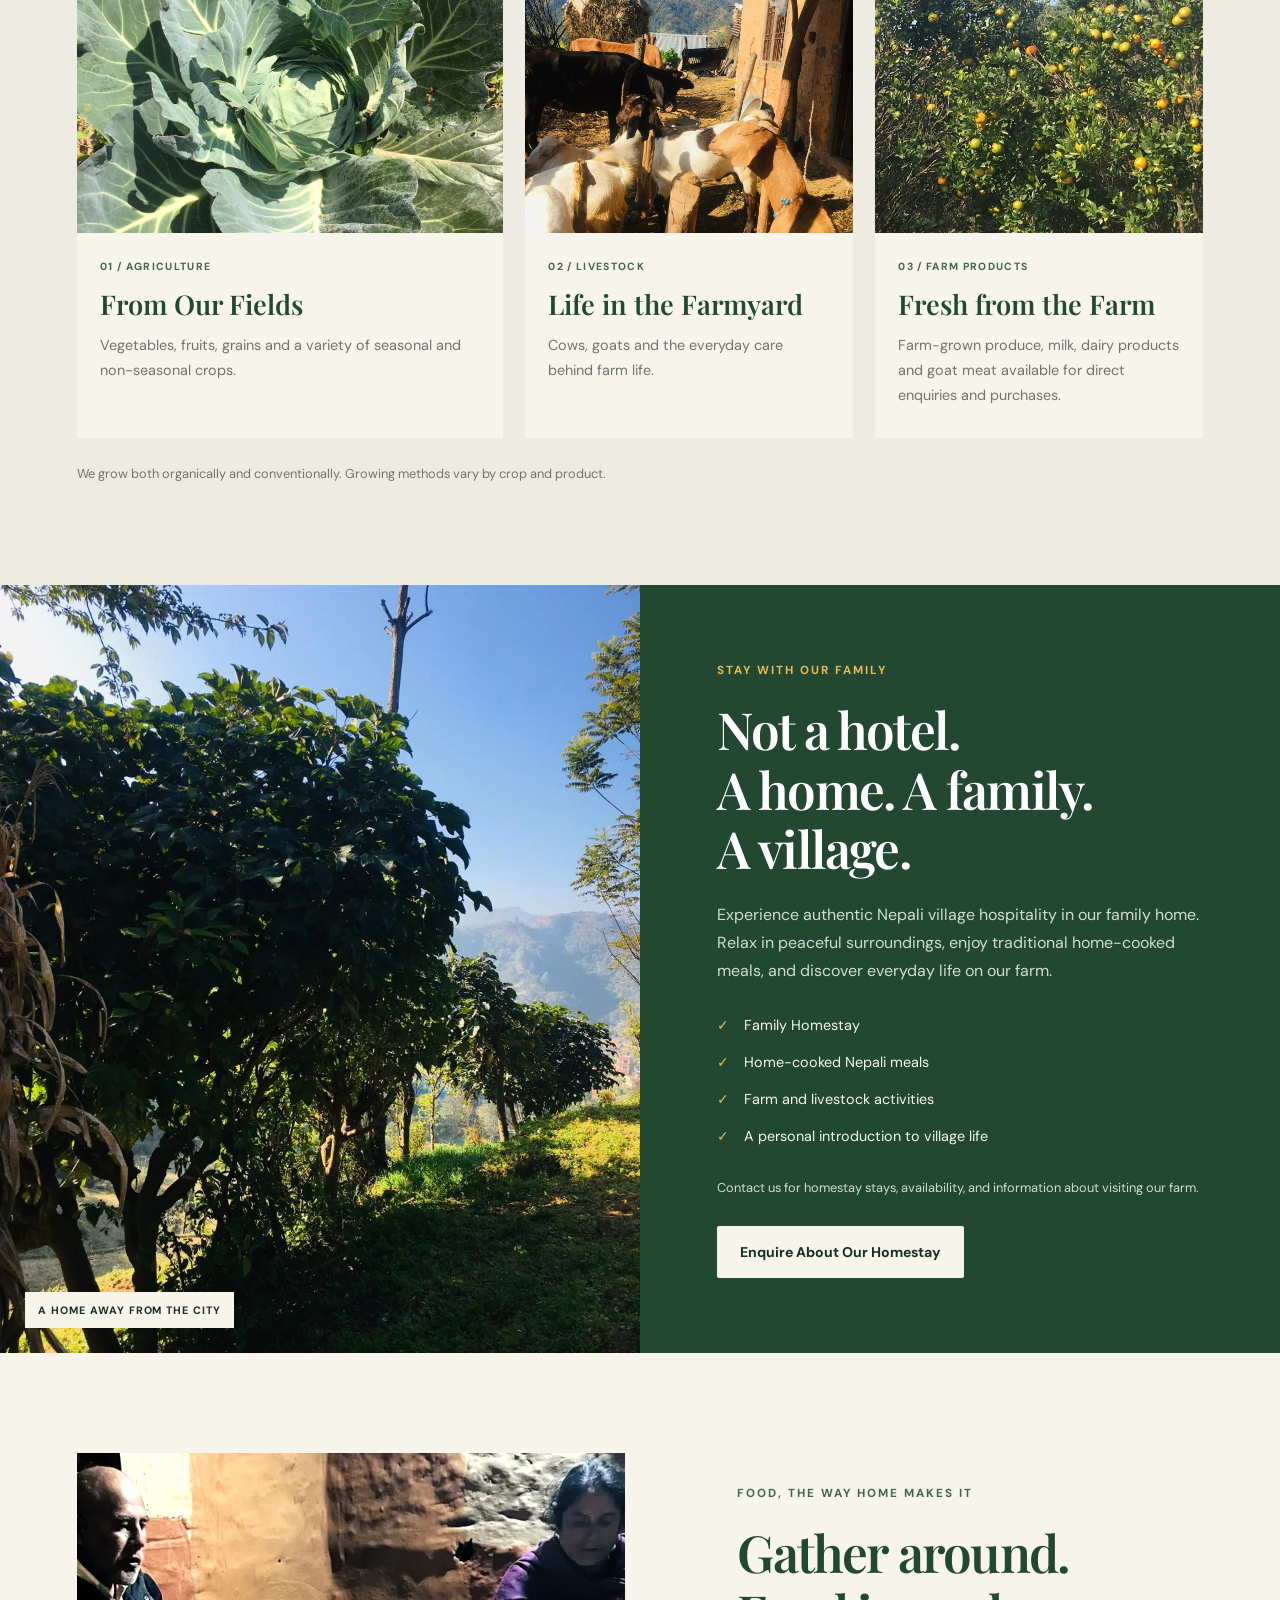
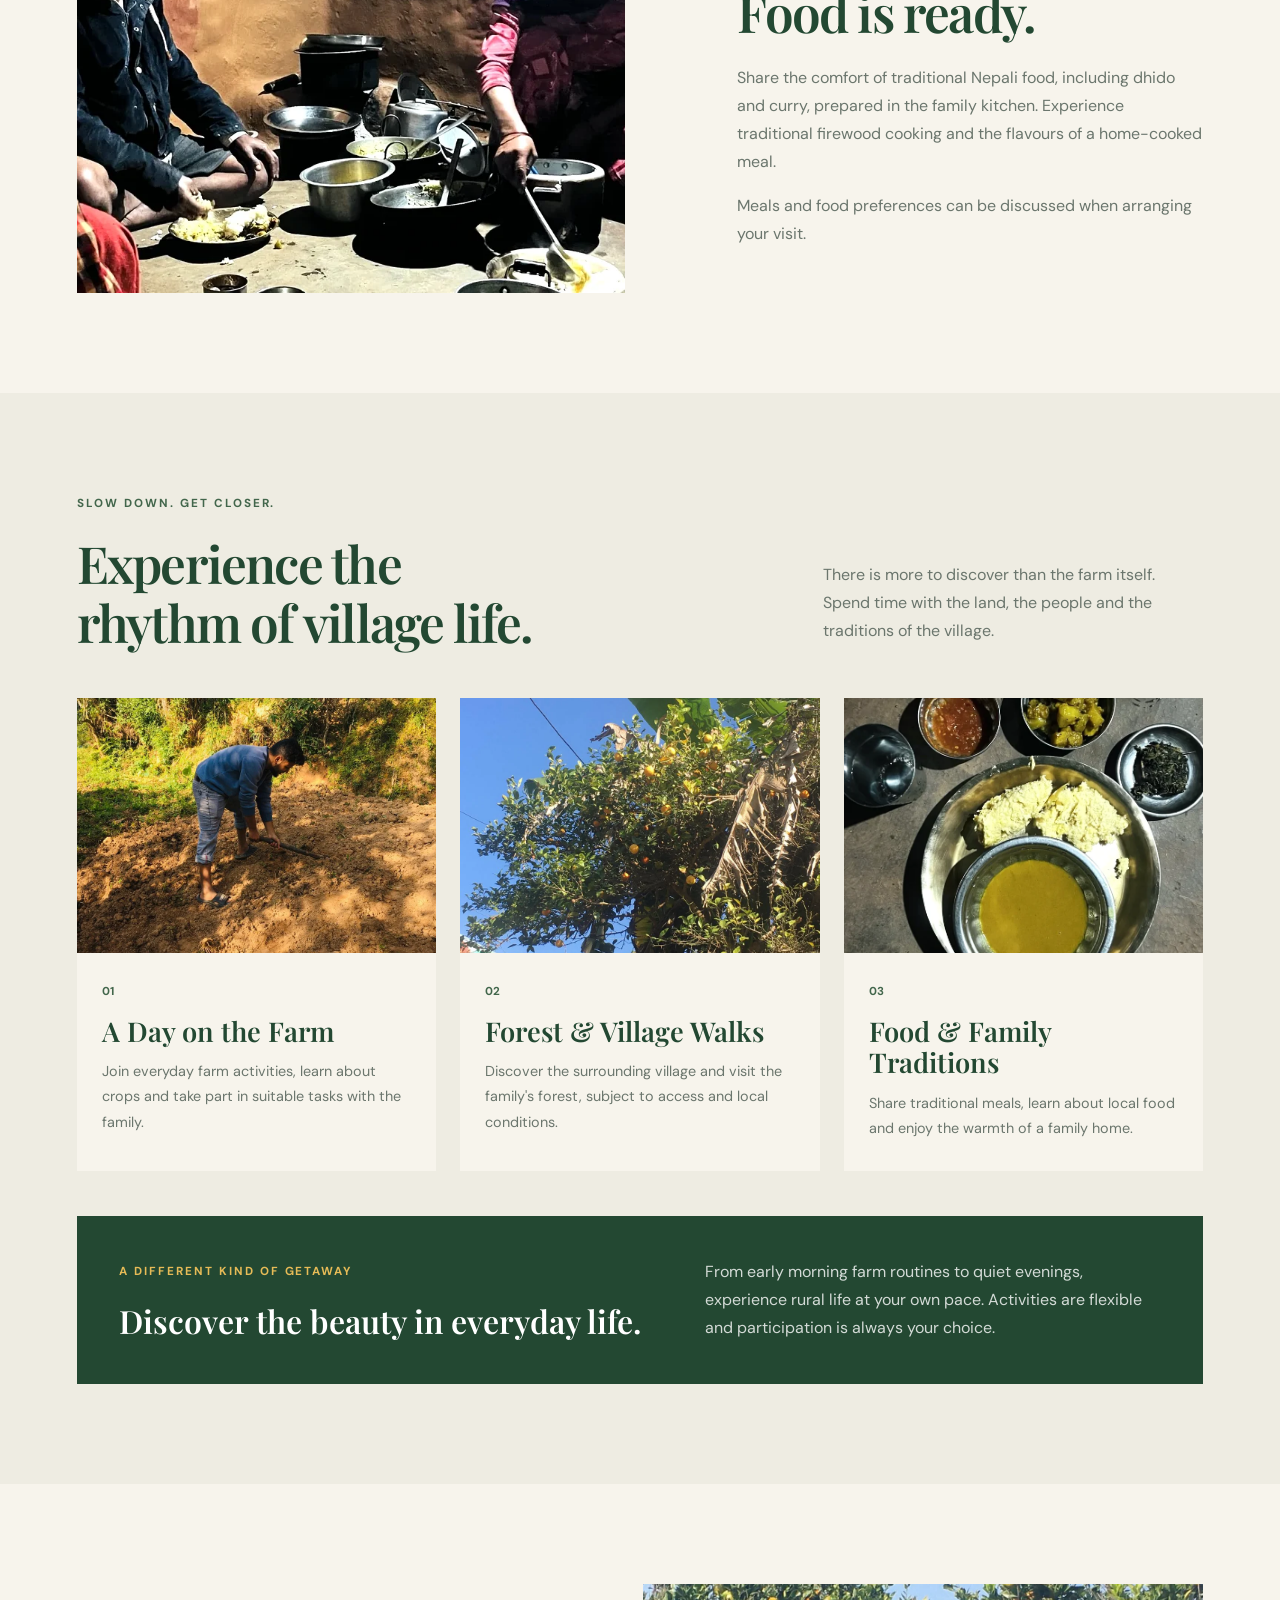
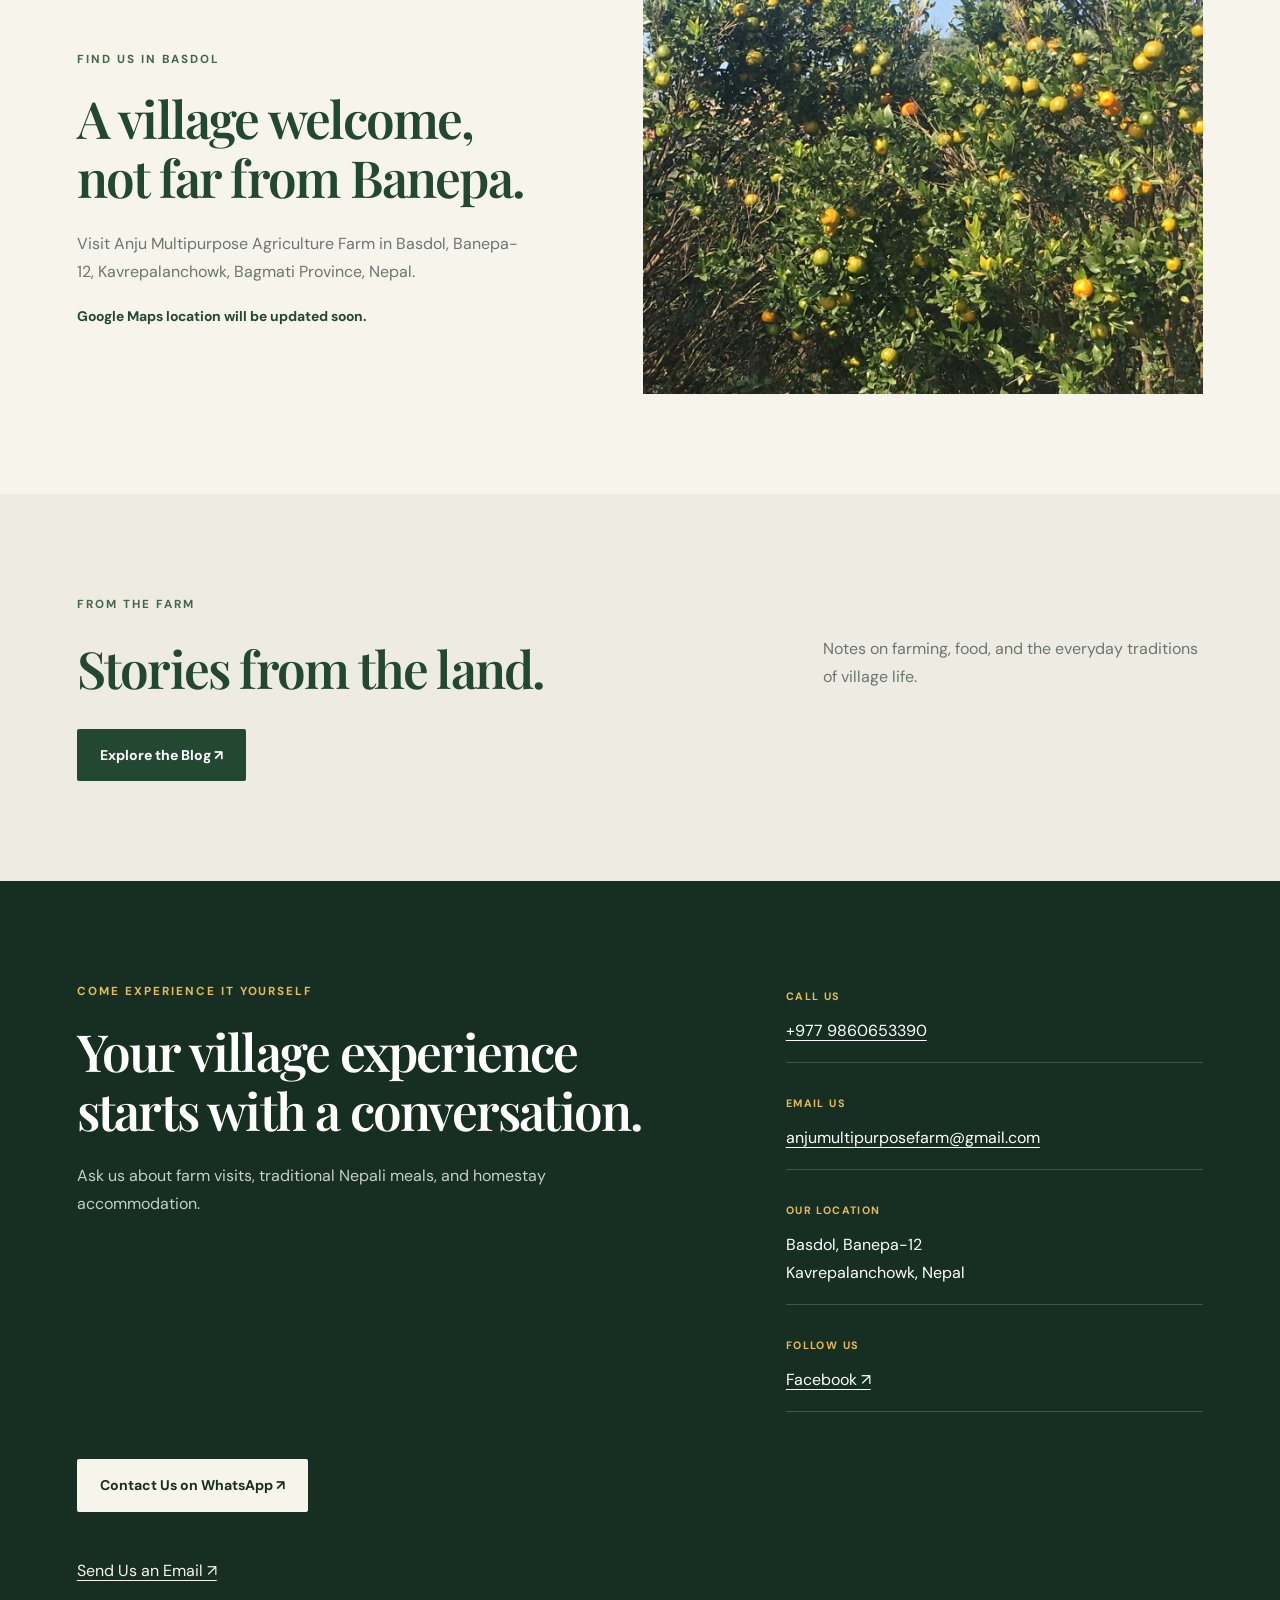
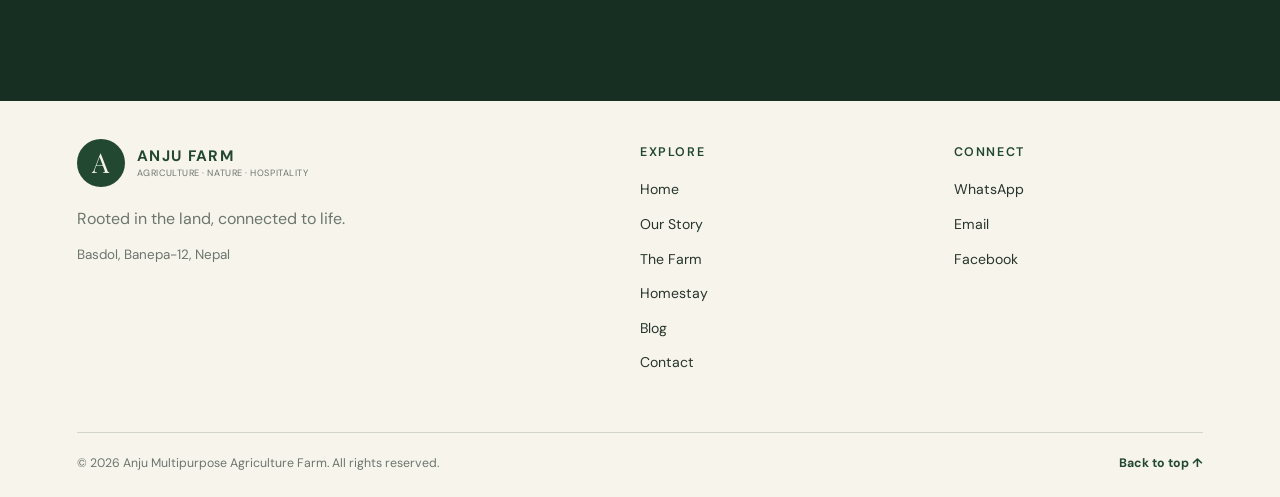
<file: anju-farm-index.html>
<!DOCTYPE html>

<html lang="en">
<head>
<meta charset="utf-8"/>
<meta content="width=device-width, initial-scale=1.0" name="viewport"/>
<meta content="#234832" name="theme-color"/>
<title>Anju Multipurpose Agriculture Farm | Farm &amp; Homestay in Basdol</title>
<meta content="Discover Anju Multipurpose Agriculture Farm in Basdol, Banepa, Nepal. Explore family farming, fresh farm products, livestock, traditional Nepali food and homestay experiences." name="description"/>
<link href="https://anjumultipurposefarm.com/" rel="canonical"/>
<meta content="Anju Multipurpose Agriculture Farm | Farm &amp; Homestay in Basdol" property="og:title"/>
<meta content="Experience family farming, traditional Nepali food and homestay experiences in Basdol, Banepa, Nepal." property="og:description"/>
<meta content="https://anjumultipurposefarm.com/" property="og:url"/>
<link href="images/favicon.svg" rel="icon" type="image/svg+xml"/>
<link href="https://fonts.googleapis.com" rel="preconnect"/>
<link crossorigin="" href="https://fonts.gstatic.com" rel="preconnect"/>
<link href="https://fonts.googleapis.com/css2?family=DM+Sans:wght@400;500;600;700&amp;family=Playfair+Display:wght@500;600;700&amp;display=swap" rel="stylesheet"/>
<link href="https://fonts.googleapis.com/css2?family=Noto+Sans+Devanagari:wght@400;500;600;700&amp;display=swap" rel="stylesheet"/>
<link href="css/style.css?v=24e3" rel="stylesheet"/>
<script defer="" src="js/script.js"></script>
</head>
<body>
<header class="site-header">
<a aria-label="Anju Farm home" class="brand" href="#home">
<span class="brand-mark">A</span>
<span class="brand-text">
<strong data-en="ANJU FARM" data-ne="अञ्जु फार्म">ANJU FARM</strong>
<small data-en="AGRICULTURE · NATURE · HOSPITALITY" data-ne="कृषि · प्रकृति · आतिथ्य">AGRICULTURE · NATURE · HOSPITALITY</small>
</span>
</a>
<button aria-expanded="false" aria-label="Open navigation" class="menu-toggle" id="menu-toggle">
<span></span><span></span><span></span>
</button>
<nav class="nav-links" id="nav-links">
<a data-en="Home" data-ne="गृहपृष्ठ" href="#home">Home</a>
<a data-en="Our Story" data-ne="हाम्रो कथा" href="#about">Our Story</a>
<a data-en="The Farm" data-ne="हाम्रो फार्म" href="#farm">The Farm</a>
<a data-en="Homestay" data-ne="होमस्टे" href="#homestay">Homestay</a>
<a data-en="Experiences" data-ne="अनुभवहरू" href="#experiences">Experiences</a>
<a data-en="Blog" data-ne="ब्लग" href="blog.html">Blog</a>
<a data-en="Contact" data-ne="सम्पर्क" href="#contact">Contact</a>
<button aria-label="Switch language" class="language-toggle" id="language-toggle" type="button">नेपाली</button>
</nav>
</header>
<main>
<section class="hero" id="home">
<div class="hero-background"></div>
<div class="hero-content">
<span class="eyebrow light-eyebrow" data-en="A FAMILY FARM IN BASDOL, NEPAL" data-ne="नेपालको बाँसडोलमा अवस्थित पारिवारिक कृषि फार्म">A FAMILY FARM IN BASDOL, NEPAL</span>
<h1 data-en="More Than a Farm.&lt;br&gt;A Way of Life." data-ne="फार्म मात्र होइन।&lt;br&gt;जीवन जिउने एउटा शैली।">More Than a Farm.<br/>A Way of Life.</h1>
<p data-en="Discover the beauty of farming, the warmth of a Nepali home and the simple pleasures of village life." data-ne="खेतीपातीको सौन्दर्य, नेपाली घरको आत्मीयता र गाउँले जीवनका ससाना खुसीहरू अनुभव गर्नुहोस्।">Discover the beauty of farming, the warmth of a Nepali home and the simple pleasures of village life.</p>
<div class="hero-actions">
<a class="button button-light" data-en="Experience Village Life" data-ne="गाउँले जीवनको अनुभव लिनुहोस्" href="#homestay">Experience Village Life</a>
<a class="text-link light-link" data-en="Discover Our Farm ↓" data-ne="हाम्रो फार्म घुम्नुहोस् ↓" href="#farm">Discover Our Farm ↓</a>
</div>
</div>
<div class="hero-caption">
<span data-en="ROOTED IN THE LAND. CONNECTED TO LIFE." data-ne="माटोसँग जोडिएको। जीवनसँग गाँसिएको।">ROOTED IN THE LAND. CONNECTED TO LIFE.</span>
</div>
</section>
<section class="intro section-padding" id="about">
<div class="intro-copy">
<span class="eyebrow" data-en="WELCOME TO ANJU FARM" data-ne="अञ्जु फार्ममा स्वागत छ">WELCOME TO ANJU FARM</span>
<h2 data-en="A family tradition, growing with nature." data-ne="प्रकृतिसँगै मौलाउँदै आएको हाम्रो पारिवारिक परम्परा।">A family tradition, growing with nature.</h2>
</div>
<div class="intro-description">
<p data-en="Located in Basdol, Banepa, Anju Multipurpose Agriculture Farm is a family-run farm built around agriculture, livestock and a connection to the land." data-ne="बनेपाको बाँसडोलमा अवस्थित अञ्जु बहुउद्देश्यीय कृषि फार्म खेतीपाती, पशुपालन र माटोसँगको गहिरो सम्बन्धमा आधारित पारिवारिक फार्म हो।">Located in Basdol, Banepa, Anju Multipurpose Agriculture Farm is a family-run farm built around agriculture, livestock and a connection to the land.</p>
<p data-en="We welcome visitors to discover our farm, enjoy traditional home-cooked meals and experience the everyday rhythms of Nepali village life." data-ne="हाम्रो फार्म घुम्न, घरमै पकाइएका परम्परागत नेपाली परिकारको स्वाद लिन र गाउँले जीवनको दैनिकी नजिकबाट अनुभव गर्न हामी तपाईंलाई हार्दिक स्वागत गर्दछौँ।">We welcome visitors to discover our farm, enjoy traditional home-cooked meals and experience the everyday rhythms of Nepali village life.</p>
<a class="text-link" data-en="Discover the Experience ↗" data-ne="अनुभवहरूबारे जान्नुहोस् ↗" href="#experiences">Discover the Experience ↗</a>
</div>
</section>
<section class="farm-section section-padding" id="farm">
<div class="section-heading">
<div>
<span class="eyebrow" data-en="LIFE ON THE FARM" data-ne="हाम्रो फार्मको दैनिकी">LIFE ON THE FARM</span>
<h2 data-en="Grown with care.&lt;br&gt;Raised with purpose." data-ne="माया र मेहनतले उब्जाइएको।&lt;br&gt;स्याहारले हुर्काइएको।">Grown with care.<br/>Raised with purpose.</h2>
</div>
<p data-en="From the fields to the farmyard, agriculture is part of our family's everyday life." data-ne="खेतबारीदेखि गोठसम्म, खेतीपाती र पशुपालन हाम्रो परिवारको दैनिकीसँग जोडिएका छन्।">From the fields to the farmyard, agriculture is part of our family's everyday life.</p>
</div>
<div class="farm-grid">
<article class="farm-card farm-card-large">
<img alt="Cabbage growing at Anju Multipurpose Agriculture Farm" loading="lazy" src="images/cabbage-cultivation.webp"/>
<div class="farm-card-content">
<span class="card-number">01 / AGRICULTURE</span>
<h3 data-en="From Our Fields" data-ne="हाम्रै खेतबारीबाट">From Our Fields</h3>
<p data-en="Vegetables, fruits, grains and a variety of seasonal and non-seasonal crops." data-ne="तरकारी, फलफूल, अन्नबाली तथा विभिन्न मौसमी र बेमौसमी बालीहरूको खेती।">Vegetables, fruits, grains and a variety of seasonal and non-seasonal crops.</p>
</div>
</article>
<article class="farm-card">
<img alt="Goats raised at Anju Multipurpose Agriculture Farm" loading="lazy" src="images/farm-goats.webp"/>
<div class="farm-card-content">
<span class="card-number">02 / LIVESTOCK</span>
<h3 data-en="Life in the Farmyard" data-ne="हाम्रो गोठको दैनिकी">Life in the Farmyard</h3>
<p data-en="Cows, goats and the everyday care behind farm life." data-ne="गाईबाख्राको पालनपोषण, स्याहारसुसार र दैनिक हेरचाह।">Cows, goats and the everyday care behind farm life.</p>
</div>
</article>
<article class="farm-card">
<img alt="Citrus fruit growing at Anju Farm" loading="lazy" src="images/citrus-orchard.webp"/>
<div class="farm-card-content">
<span class="card-number">03 / FARM PRODUCTS</span>
<h3 data-en="Fresh from the Farm" data-ne="हाम्रै फार्मका ताजा उत्पादन">Fresh from the Farm</h3>
<p data-en="Farm-grown produce, milk, dairy products and goat meat available for direct enquiries and purchases." data-ne="हाम्रो फार्ममा उत्पादित तरकारी, फलफूल, दूध, दुग्धजन्य पदार्थ तथा खसीको मासु खरिद गर्न वा थप जानकारी लिन हामीलाई सिधै सम्पर्क गर्नुहोस्।">Farm-grown produce, milk, dairy products and goat meat available for direct enquiries and purchases.</p>
</div>
</article>
</div>
<p class="farm-note" data-en="We grow both organically and conventionally. Growing methods vary by crop and product." data-ne="हामी प्राङ्गारिक र परम्परागत दुवै विधिबाट खेती गर्छौँ। खेती विधि बाली र उत्पादनअनुसार फरक हुन्छ।">We grow both organically and conventionally. Growing methods vary by crop and product.</p>
</section>
<section class="homestay-section" id="homestay">
<div class="homestay-image">
<img alt="Natural surroundings of Anju Farm" loading="lazy" src="images/farm-nature.webp"/>
<span class="image-label" data-en="A HOME AWAY FROM THE CITY" data-ne="सहरको कोलाहलबाट टाढा, आफ्नै घरजस्तो आत्मीयता।">A HOME AWAY FROM THE CITY</span>
</div>
<div class="homestay-copy">
<span class="eyebrow light-eyebrow" data-en="STAY WITH OUR FAMILY" data-ne="हाम्रो परिवारसँग बस्ने अनुभव">STAY WITH OUR FAMILY</span>
<h2 data-en="Not a hotel.&lt;br&gt;A home. A family.&lt;br&gt;A village." data-ne="होटल होइन।&lt;br&gt;आफ्नै घरजस्तो आत्मीयता।&lt;br&gt;परिवारको माया। गाउँको परिवेश।">Not a hotel.<br/>A home. A family.<br/>A village.</h2>
<p data-en="Experience authentic Nepali village hospitality in our family home. Relax in peaceful surroundings, enjoy traditional home-cooked meals, and discover everyday life on our farm." data-ne="हाम्रो पारिवारिक घरमा तपाईंलाई नेपाली गाउँको मौलिक होमस्टे अनुभवका लागि हार्दिक स्वागत छ। यहाँ तपाईं शान्त वातावरणमा आराम गर्न, घरमै पकाइएका परम्परागत नेपाली परिकारको स्वाद लिन र फार्मको दैनिक जीवनलाई नजिकबाट अनुभव गर्न सक्नुहुन्छ।">Experience authentic Nepali village hospitality in our family home. Relax in peaceful surroundings, enjoy traditional home-cooked meals, and discover everyday life on our farm.</p>
<ul class="homestay-list">
<li data-en="Family Homestay" data-ne="हाम्रो पारिवारिक होमस्टे">Family Homestay</li>
<li data-en="Home-cooked Nepali meals" data-ne="घरमै पकाइएका परम्परागत नेपाली परिकार">Home-cooked Nepali meals</li>
<li data-en="Farm and livestock activities" data-ne="खेतीपाती तथा पशुपालनका गतिविधिहरू">Farm and livestock activities</li>
<li data-en="A personal introduction to village life" data-ne="गाउँले जीवनलाई नजिकबाट चिन्ने अवसर">A personal introduction to village life</li>
</ul>
<p class="small-note" data-en="Contact us for homestay stays, availability, and information about visiting our farm." data-ne="हाम्रो पारिवारिक होमस्टेमा बसाइ, उपलब्धता तथा फार्म भ्रमणसम्बन्धी जानकारीका लागि हामीलाई सम्पर्क गर्नुहोस्।">Contact us for homestay stays, availability, and information about visiting our farm.</p>
<a class="button button-light" data-en="Enquire About Our Homestay" data-ne="होमस्टेबारे जानकारी लिनुहोस्" href="#contact">Enquire About Our Homestay</a>
</div>
</section>
<section class="food-section section-padding">
<div class="food-image">
<img alt="Family sharing a traditional Nepali meal at home" loading="lazy" src="images/anju-farm-traditional-family-meal.webp"/>
</div>
<div class="food-copy">
<span class="eyebrow" data-en="FOOD, THE WAY HOME MAKES IT" data-ne="घरकै स्वाद, परम्परागत शैलीमा">FOOD, THE WAY HOME MAKES IT</span>
<h2 data-en="Gather around.&lt;br&gt;Food is ready." data-ne="सँगै बसौँ।&lt;br&gt;खाना तयार छ।">Gather around.<br/>Food is ready.</h2>
<p data-en="Share the comfort of traditional Nepali food, including dhido and curry, prepared in the family kitchen. Experience traditional firewood cooking and the flavours of a home-cooked meal." data-ne="हाम्रो पारिवारिक भान्छामा तयार हुने ढिँडो, तरकारीलगायत परम्परागत नेपाली परिकारहरूको स्वाद लिनुहोस्। दाउराको चुलोमा पकाइने खानाको मौलिक स्वाद र नेपाली घरको आत्मीयता अनुभव गर्नुहोस्।">Share the comfort of traditional Nepali food, including dhido and curry, prepared in the family kitchen. Experience traditional firewood cooking and the flavours of a home-cooked meal.</p>
<p data-en="Meals and food preferences can be discussed when arranging your visit." data-ne="तपाईंको बसाइका लागि खानाको व्यवस्था तथा रोजाइबारे हामीसँग सल्लाह गर्न सक्नुहुन्छ।">Meals and food preferences can be discussed when arranging your visit.</p>
</div>
</section>
<section class="experiences-section section-padding" id="experiences">
<div class="section-heading">
<div>
<span class="eyebrow" data-en="SLOW DOWN. GET CLOSER." data-ne="फुर्सदले समय बिताऔँ। गाउँले जीवनलाई नजिकबाट चिनौँ।">SLOW DOWN. GET CLOSER.</span>
<h2 data-en="Experience the&lt;br&gt;rhythm of village life." data-ne="गाउँले जीवनको&lt;br&gt;आफ्नै लय अनुभव गर्नुहोस्।">Experience the<br/>rhythm of village life.</h2>
</div>
<p data-en="There is more to discover than the farm itself. Spend time with the land, the people and the traditions of the village." data-ne="हाम्रो फार्मसँगै यहाँको गाउँ, प्रकृति र स्थानीय परम्परालाई पनि नजिकबाट अनुभव गर्न सक्नुहुन्छ। गाउँका मानिसहरूसँग घुलमिल हुँदै यहाँको जीवनशैलीलाई चिन्ने अवसर पाउनुहोस्।">There is more to discover than the farm itself. Spend time with the land, the people and the traditions of the village.</p>
</div>
<div class="experience-grid">
<article class="experience-card">
<img alt="Everyday agricultural work at Anju Farm" loading="lazy" src="images/farm-work.webp"/>
<div class="experience-content">
<span>01</span>
<h3 data-en="A Day on the Farm" data-ne="फार्ममा बिताएको एक दिन">A Day on the Farm</h3>
<p data-en="Join everyday farm activities, learn about crops and take part in suitable tasks with the family." data-ne="फार्मका दैनिक गतिविधिमा सहभागी हुनुहोस्, विभिन्न बालीबारे जान्नुहोस् र परिवारसँग मिलेर खेतीपातीका कामहरू अनुभव गर्नुहोस्।">Join everyday farm activities, learn about crops and take part in suitable tasks with the family.</p>
</div>
</article>
<article class="experience-card">
<img alt="Green plants and natural scenery at Anju Farm" loading="lazy" src="images/farm-greenery.webp"/>
<div class="experience-content">
<span>02</span>
<h3 data-en="Forest &amp; Village Walks" data-ne="वन तथा गाउँको पैदल यात्रा">Forest &amp; Village Walks</h3>
<p data-en="Discover the surrounding village and visit the family's forest, subject to access and local conditions." data-ne="वरपरका गाउँबस्ती घुम्नुहोस् र स्थानीय अवस्था तथा पहुँचअनुसार परिवारको वन क्षेत्रको अवलोकन गर्नुहोस्।">Discover the surrounding village and visit the family's forest, subject to access and local conditions.</p>
</div>
</article>
<article class="experience-card">
<img alt="Traditional Nepali home-cooked meal served on a metal plate" loading="lazy" src="images/anju-farm-nepali-home-cooked-meal.webp"/>
<div class="experience-content">
<span>03</span>
<h3 data-en="Food &amp; Family Traditions" data-ne="परम्परागत खाना र पारिवारिक संस्कार">Food &amp; Family Traditions</h3>
<p data-en="Share traditional meals, learn about local food and enjoy the warmth of a family home." data-ne="परिवारसँग बसेर परम्परागत नेपाली परिकारको स्वाद लिनुहोस्, स्थानीय खानपानबारे जान्नुहोस् र नेपाली घरको आत्मीयता अनुभव गर्नुहोस्।">Share traditional meals, learn about local food and enjoy the warmth of a family home.</p>
</div>
</article>
</div>
<div class="daily-life">
<div>
<span class="eyebrow light-eyebrow" data-en="A DIFFERENT KIND OF GETAWAY" data-ne="दैनिकीबाट केही पल टाढा">A DIFFERENT KIND OF GETAWAY</span>
<h3 data-en="Discover the beauty in everyday life." data-ne="साधारण जीवनका असाधारण खुसीहरू अनुभव गर्नुहोस्।">Discover the beauty in everyday life.</h3>
</div>
<p data-en="From early morning farm routines to quiet evenings, experience rural life at your own pace. Activities are flexible and participation is always your choice." data-ne="बिहानको खेतीपातीदेखि साँझको शान्त वातावरणसम्म, गाउँले जीवनलाई आफ्नै गतिमा अनुभव गर्नुहोस्। यहाँका गतिविधिहरूमा तपाईं आफ्नो रुचि र सुविधाअनुसार सहभागी हुन सक्नुहुन्छ।">From early morning farm routines to quiet evenings, experience rural life at your own pace. Activities are flexible and participation is always your choice.</p>
</div>
</section>
<section class="location-section section-padding">
<div class="location-copy">
<span class="eyebrow" data-en="FIND US IN BASDOL" data-ne="हामीलाई बाँसडोलमा भेट्नुहोस्">FIND US IN BASDOL</span>
<h2 data-en="A village welcome,&lt;br&gt;not far from Banepa." data-ne="बनेपानजिकै,&lt;br&gt;गाउँको न्यानो आतिथ्य।">A village welcome,<br/>not far from Banepa.</h2>
<p data-en="Visit Anju Multipurpose Agriculture Farm in Basdol, Banepa-12, Kavrepalanchowk, Bagmati Province, Nepal." data-ne="बागमती प्रदेशको काभ्रेपलाञ्चोक जिल्लास्थित बनेपा–१२, बाँसडोलमा रहेको अञ्जु बहुउद्देश्यीय कृषि फार्ममा तपाईंलाई हार्दिक स्वागत छ।">Visit Anju Multipurpose Agriculture Farm in Basdol, Banepa-12, Kavrepalanchowk, Bagmati Province, Nepal.</p>
<span class="text-link" data-en="Google Maps location will be updated soon." data-ne="गुगल नक्सामा फार्मको सही स्थान अद्यावधिक गर्ने काम भइरहेको छ।">Google Maps location will be updated soon.</span>
</div>
<div class="location-image">
<img alt="Citrus orchard at Anju Farm" loading="lazy" src="images/citrus-orchard.webp"/>
</div>
</section>
<section class="blog-teaser section-padding" id="stories">
<span class="eyebrow" data-en="FROM THE FARM" data-ne="हाम्रो फार्मबाट">FROM THE FARM</span>
<div class="section-heading"><h2 data-en="Stories from the land." data-ne="माटोसँग जोडिएका कथाहरू।">Stories from the land.</h2><p data-en="Notes on farming, food, and the everyday traditions of village life." data-ne="खेतीपाती, खानपान र गाउँले जीवनका दैनिक परम्परासँग जोडिएका कथाहरू।">Notes on farming, food, and the everyday traditions of village life.</p></div>
<a class="button button-dark" data-en="Explore the Blog ↗" data-ne="हाम्रो ब्लग पढ्नुहोस् ↗" href="blog.html">Explore the Blog ↗</a>
</section>
<section class="contact-section section-padding" id="contact">
<div class="contact-heading">
<span class="eyebrow light-eyebrow" data-en="COME EXPERIENCE IT YOURSELF" data-ne="आउनुहोस्, आफैँ अनुभव गर्नुहोस्">COME EXPERIENCE IT YOURSELF</span>
<h2 data-en="Your village experience&lt;br&gt;starts with a conversation." data-ne="तपाईंको गाउँले जीवनको अनुभव&lt;br&gt;हामीसँगको कुराकानीबाट सुरु हुन्छ।">Your village experience<br/>starts with a conversation.</h2>
<p data-en="Ask us about farm visits, traditional Nepali meals, and homestay accommodation." data-ne="फार्म भ्रमण, परम्परागत नेपाली खाना तथा होमस्टेमा बसाइसम्बन्धी जानकारीका लागि हामीलाई सम्पर्क गर्नुहोस्।">Ask us about farm visits, traditional Nepali meals, and homestay accommodation.</p>
</div>
<div class="contact-details">
<div>
<span data-en="CALL US" data-ne="फोन गर्नुहोस्">CALL US</span>
<p><a href="tel:+9779860653390">+977 9860653390</a></p>
</div>
<div>
<span data-en="EMAIL US" data-ne="इमेल गर्नुहोस्">EMAIL US</span>
<p><a href="mailto:anjumultipurposefarm@gmail.com">anjumultipurposefarm@gmail.com</a></p>
</div>
<div>
<span data-en="OUR LOCATION" data-ne="हाम्रो स्थान">OUR LOCATION</span>
<p>Basdol, Banepa-12<br/>Kavrepalanchowk, Nepal</p>
</div>
<div>
<span data-en="FOLLOW US" data-ne="हामीसँग सामाजिक सञ्जालमा जोडिनुहोस्">FOLLOW US</span>
<p><a href="https://www.facebook.com/people/Anju-Multipurpose-Agriculture-Farm/61569295839825/" rel="noopener noreferrer" target="_blank">Facebook ↗</a></p>
</div>
</div>
<a class="button button-light contact-button" data-en="Contact Us on WhatsApp ↗" data-ne="ह्वाट्सएपमा सम्पर्क गर्नुहोस् ↗" href="https://wa.me/9779869413425?text=Hello%21%20I%27d%20like%20to%20know%20more%20about%20Anju%20Farm." rel="noopener noreferrer" target="_blank">Contact Us on WhatsApp ↗</a>
<p><a data-en="Send Us an Email ↗" data-ne="इमेल पठाउनुहोस् ↗" href="mailto:anjumultipurposefarm@gmail.com">Send Us an Email ↗</a></p>
</section>
</main>
<footer class="site-footer">
<div class="footer-main">
<div class="footer-about">
<a class="brand footer-brand" href="#home">
<span class="brand-mark">A</span>
<span class="brand-text"><strong data-en="ANJU FARM" data-ne="अञ्जु फार्म">ANJU FARM</strong><small data-en="AGRICULTURE · NATURE · HOSPITALITY" data-ne="कृषि · प्रकृति · आतिथ्य">AGRICULTURE · NATURE · HOSPITALITY</small></span>
</a>
<p data-en="Rooted in the land, connected to life." data-ne="माटोसँग जोडिएको। जीवनसँग गाँसिएको।">Rooted in the land, connected to life.</p>
<p class="footer-place" data-en="Basdol, Banepa-12, Nepal" data-ne="बाँसडोल, बनेपा–१२, नेपाल">Basdol, Banepa-12, Nepal</p>
</div>
<div class="footer-column">
<h3 data-en="EXPLORE" data-ne="हाम्रो वेबसाइट">EXPLORE</h3>
<a data-en="Home" data-ne="गृहपृष्ठ" href="#home">Home</a>
<a data-en="Our Story" data-ne="हाम्रो कथा" href="#about">Our Story</a>
<a data-en="The Farm" data-ne="हाम्रो फार्म" href="#farm">The Farm</a>
<a data-en="Homestay" data-ne="होमस्टे" href="#homestay">Homestay</a>
<a data-en="Blog" data-ne="ब्लग" href="blog.html">Blog</a>
<a data-en="Contact" data-ne="सम्पर्क" href="#contact">Contact</a>
</div>
<div class="footer-column">
<h3 data-en="CONNECT" data-ne="हामीसँग जोडिनुहोस्">CONNECT</h3>
<a data-en="WhatsApp" data-ne="ह्वाट्सएप" href="https://wa.me/9779869413425?text=Hello%21%20I%27d%20like%20to%20know%20more%20about%20Anju%20Farm." rel="noopener noreferrer" target="_blank">WhatsApp</a>
<a data-en="Email" data-ne="इमेल" href="mailto:anjumultipurposefarm@gmail.com">Email</a>
<a data-en="Facebook" data-ne="फेसबुक" href="https://www.facebook.com/people/Anju-Multipurpose-Agriculture-Farm/61569295839825/" rel="noopener noreferrer" target="_blank">Facebook</a>
</div>
</div>
<div class="footer-bottom">
<span>© <span id="current-year"></span> Anju Multipurpose Agriculture Farm. All rights reserved.</span>
<a data-en="Back to top ↑" data-ne="माथि जानुहोस् ↑" href="#home">Back to top ↑</a>
</div>
</footer>
<a aria-label="Chat with Anju Farm on WhatsApp" class="farm-whatsapp-float" href="https://wa.me/9779869413425?text=Hello%21%20I%27d%20like%20to%20know%20more%20about%20Anju%20Farm." rel="noopener noreferrer" target="_blank" title="Chat on WhatsApp"><svg aria-hidden="true" focusable="false" height="27" viewbox="0 0 32 32" width="27"><path d="M16 .8A15.1 15.1 0 0 0 3 23.6L.9 31l7.6-2A15.2 15.2 0 1 0 16 .8Zm0 27.6a12.3 12.3 0 0 1-6.3-1.7l-.5-.3-4.5 1.2 1.2-4.4-.3-.5A12.3 12.3 0 1 1 16 28.4Zm6.8-9.2c-.4-.2-2.2-1.1-2.5-1.2-.3-.1-.6-.2-.8.2-.2.3-1 1.2-1.2 1.4-.2.2-.4.3-.8.1-.4-.2-1.6-.6-3-1.9-1.1-1-1.9-2.2-2.1-2.6-.2-.4 0-.6.2-.8l.6-.7.4-.6c.1-.2 0-.5 0-.7l-1.1-2.6c-.3-.7-.6-.6-.8-.6h-.7c-.3 0-.7.1-1 .5-.3.4-1.3 1.3-1.3 3.1s1.3 3.6 1.5 3.8c.2.2 2.6 4 6.3 5.5.9.4 1.6.6 2.2.7.9.3 1.7.2 2.3.1.7-.1 2.2-.9 2.5-1.8.3-.9.3-1.7.2-1.8-.1-.2-.3-.3-.7-.5Z" fill="currentColor"></path></svg></a>
</body>
</html>
</file>
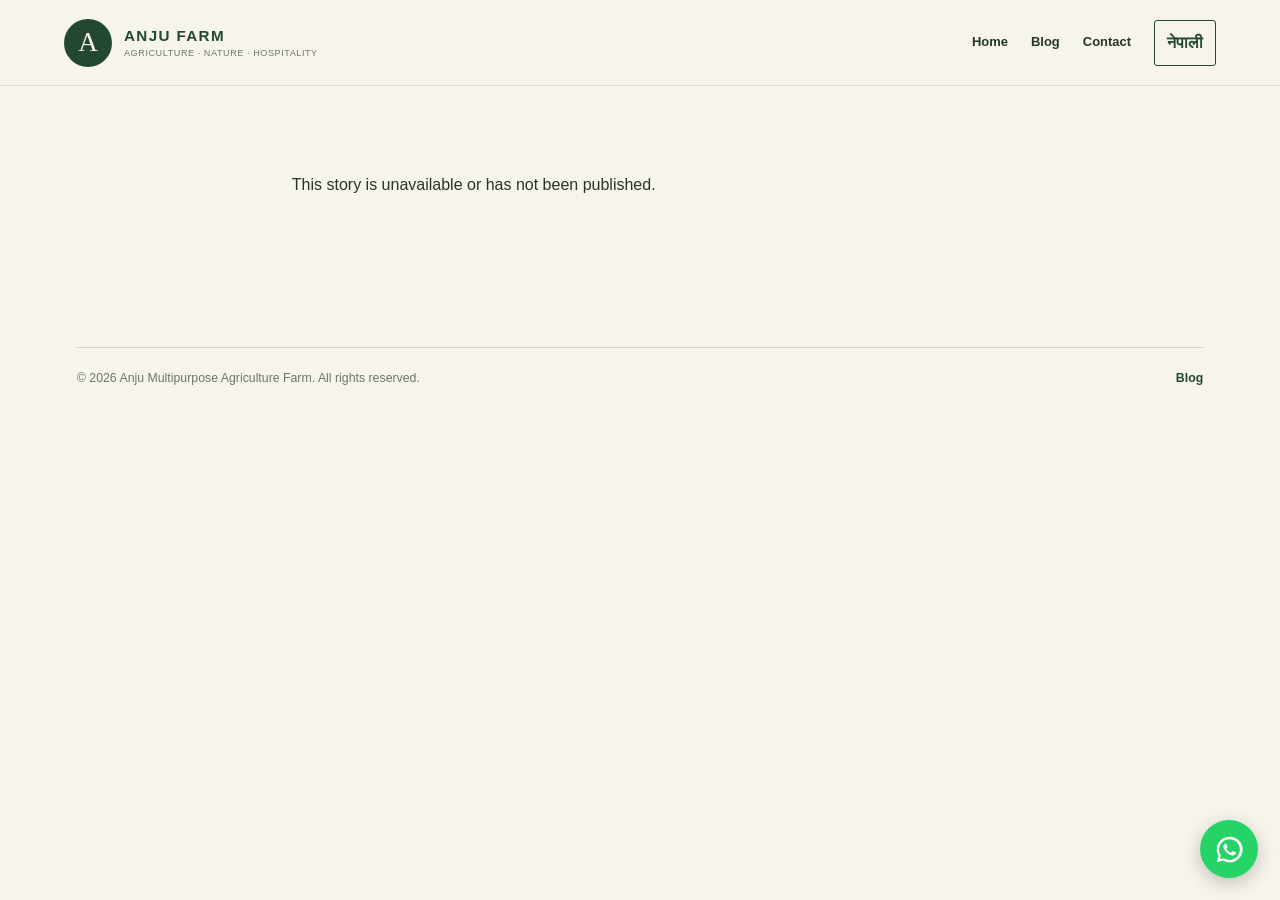
<file: post.html>
<!DOCTYPE html>
<html lang="en"><head><meta property="og:type" content="article"/><meta property="og:title" content="Farm Stories | Anju Farm"/><meta property="og:description" content="Stories about farming, food and village life from Anju Farm in Basdol, Nepal."/><meta property="og:image" content="https://www.anjumultipurposefarm.com.np/images/anju-farm-social-preview.jpg"/><meta name="twitter:card" content="summary_large_image"/><meta name="twitter:title" content="Farm Stories | Anju Farm"/><meta name="twitter:description" content="Stories from Anju Farm in Nepal."/><meta property="og:url" content=""/><meta property="og:locale" content="en_US"/><meta name="robots" content="noindex,follow"/><meta charset="utf-8"/><meta content="width=device-width,initial-scale=1" name="viewport"/><title>Farm Story | Anju Farm</title><meta content="Stories from Anju Farm" name="description"/><link rel="preconnect" href="https://fonts.googleapis.com"><link rel="preconnect" href="https://fonts.gstatic.com" crossorigin><link href="https://fonts.googleapis.com/css2?family=Noto+Sans+Devanagari:wght@400;500;600;700&amp;display=swap" rel="stylesheet" media="print" onload="this.media=&quot;all&quot;"/><noscript><link href="https://fonts.googleapis.com/css2?family=Noto+Sans+Devanagari:wght@400;500;600;700&amp;display=swap" rel="stylesheet"/></noscript>
<link href="css/style.css?v=24e3" rel="stylesheet"/><script defer="" src="js/script.js"></script><script defer="" src="js/post.js"></script></head><body><header class="site-header"><a class="brand" href="index.html"><span class="brand-mark">A</span><span class="brand-text"><strong data-en="ANJU FARM" data-ne="अञ्जु फार्म">ANJU FARM</strong><small data-en="AGRICULTURE · NATURE · HOSPITALITY" data-ne="कृषि · प्रकृति · आतिथ्य">AGRICULTURE · NATURE · HOSPITALITY</small></span></a><nav class="nav-links" id="nav-links"><a data-en="Home" data-ne="गृहपृष्ठ" href="index.html">Home</a><a data-en="Blog" data-ne="ब्लग" href="blog.html">Blog</a><a data-en="Contact" data-ne="सम्पर्क" href="index.html#contact">Contact</a><button aria-label="Switch language" class="language-toggle" id="language-toggle" type="button">नेपाली</button></nav><button aria-expanded="false" aria-label="Open navigation" class="menu-toggle" id="menu-toggle"><span></span><span></span><span></span></button></header><main><article class="blog-article" id="post"><a class="blog-back" data-en="← All stories" data-ne="← सबै कथाहरू" href="blog.html">← All stories</a><p data-en="Loading story…" data-ne="कथा लोड हुँदैछ…">Loading story…</p></article></main><footer class="site-footer"><div class="footer-bottom"><span class="footer-copyright">© <span id="current-year"></span> <span data-en="Anju Multipurpose Agriculture Farm. All rights reserved." data-ne="अञ्जु बहुउद्देश्यीय कृषि फार्म। सर्वाधिकार सुरक्षित।">Anju Multipurpose Agriculture Farm. All rights reserved.</span></span> <a data-en="Blog" data-ne="ब्लग" href="blog.html">Blog</a></div></footer>
  <a class="farm-whatsapp-float" href="https://wa.me/9779869413425?text=Hello%21%20I%27d%20like%20to%20know%20more%20about%20Anju%20Farm." target="_blank" rel="noopener noreferrer" aria-label="Chat with Anju Farm on WhatsApp" title="Chat on WhatsApp"><svg viewBox="0 0 32 32" width="27" height="27" aria-hidden="true" focusable="false"><path fill="currentColor" d="M16 .8A15.1 15.1 0 0 0 3 23.6L.9 31l7.6-2A15.2 15.2 0 1 0 16 .8Zm0 27.6a12.3 12.3 0 0 1-6.3-1.7l-.5-.3-4.5 1.2 1.2-4.4-.3-.5A12.3 12.3 0 1 1 16 28.4Zm6.8-9.2c-.4-.2-2.2-1.1-2.5-1.2-.3-.1-.6-.2-.8.2-.2.3-1 1.2-1.2 1.4-.2.2-.4.3-.8.1-.4-.2-1.6-.6-3-1.9-1.1-1-1.9-2.2-2.1-2.6-.2-.4 0-.6.2-.8l.6-.7.4-.6c.1-.2 0-.5 0-.7l-1.1-2.6c-.3-.7-.6-.6-.8-.6h-.7c-.3 0-.7.1-1 .5-.3.4-1.3 1.3-1.3 3.1s1.3 3.6 1.5 3.8c.2.2 2.6 4 6.3 5.5.9.4 1.6.6 2.2.7.9.3 1.7.2 2.3.1.7-.1 2.2-.9 2.5-1.8.3-.9.3-1.7.2-1.8-.1-.2-.3-.3-.7-.5Z"/></svg></a>
</body></html>
</file>
<file: css/style.css>
:root {
  --green: #234832;
  --green-dark: #172f22;
  --green-light: #42664b;
  --cream: #f7f4ec;
  --cream-dark: #ece7da;
  --yellow: #e6bb57;
  --white: #fff;
  --text: #26352b;
  --muted: #6b766d;
  --serif: "Playfair Display", Georgia, serif;
  --sans: "DM Sans", Arial, sans-serif;
  --container: 1180px;
}

* {
  box-sizing: border-box;
}

html {
  scroll-behavior: smooth;
  scroll-padding-top: 95px;
}

body {
  margin: 0;
  color: var(--text);
  background: var(--cream);
  font-family: var(--sans);
  font-size: 16px;
  line-height: 1.75;
}

body, button, a {
  -webkit-tap-highlight-color: transparent;
}

img {
  display: block;
  width: 100%;
  height: 100%;
  object-fit: cover;
}

a {
  color: inherit;
  text-decoration: none;
}

button {
  font: inherit;
}

h1, h2, h3, p {
  margin-top: 0;
}

h1, h2, h3 {
  font-family: var(--serif);
  font-weight: 600;
  line-height: 1.16;
}

h1 {
  font-size: clamp(3rem, 6.3vw, 6rem);
  letter-spacing: -0.045em;
}

h2 {
  margin-bottom: 22px;
  font-size: clamp(2.3rem, 4vw, 4rem);
  letter-spacing: -0.035em;
}

h3 {
  font-size: 1.7rem;
}

p {
  color: var(--muted);
}

.section-padding {
  padding: 100px max(6%, calc((100% - var(--container)) / 2));
}

.site-header {
  position: sticky;
  z-index: 20;
  top: 0;
  display: flex;
  min-height: 86px;
  align-items: center;
  justify-content: space-between;
  gap: 24px;
  padding: 12px max(5%, calc((100% - 1280px) / 2));
  background: var(--cream);
  border-bottom: 1px solid rgba(35, 72, 50, 0.12);
}

.brand {
  display: inline-flex;
  align-items: center;
  gap: 12px;
  flex-shrink: 0;
}

.brand-mark {
  display: grid;
  width: 48px;
  height: 48px;
  place-items: center;
  color: var(--cream);
  background: var(--green);
  border-radius: 50%;
  font-family: var(--serif);
  font-size: 1.7rem;
}

.brand-text {
  display: flex;
  flex-direction: column;
  line-height: 1.4;
}

.brand-text strong {
  color: var(--green);
  font-size: 0.95rem;
  letter-spacing: 0.09em;
}

.brand-text small {
  color: var(--muted);
  font-size: 0.57rem;
  letter-spacing: 0.06em;
}

.nav-links {
  display: flex;
  align-items: center;
  gap: 23px;
}

.nav-links a {
  font-size: 0.81rem;
  font-weight: 600;
  transition: color 0.2s;
}

.nav-links a:hover,
.text-link:hover {
  color: #9a7424;
}

.language-toggle {
  padding: 8px 12px;
  color: var(--green);
  background: transparent;
  border: 1px solid var(--green);
  border-radius: 3px;
  cursor: pointer;
  font-weight: 600;
}

.menu-toggle {
  display: none;
}

.hero {
  position: relative;
  display: flex;
  min-height: min(760px, 82vh);
  align-items: center;
  overflow: hidden;
  color: var(--white);
  background: var(--green-dark);
}

.hero-background {
  position: absolute;
  inset: 0;
  background:
    linear-gradient(90deg, rgba(13, 35, 22, 0.83) 0%, rgba(13, 35, 22, 0.56) 48%, rgba(13, 35, 22, 0.1) 100%),
    url("../images/vegetable-fields.webp") center 52% / cover no-repeat;
  transform: scale(1.01);
}

.hero-content {
  position: relative;
  z-index: 1;
  width: min(850px, 90%);
  padding: 100px 0 120px;
  margin-left: max(6%, calc((100% - var(--container)) / 2));
}

.eyebrow {
  display: block;
  margin-bottom: 20px;
  color: var(--green-light);
  font-size: 0.73rem;
  font-weight: 700;
  letter-spacing: 0.17em;
}

.light-eyebrow {
  color: var(--yellow);
}

.hero h1 {
  max-width: 850px;
  margin-bottom: 26px;
  color: var(--white);
}

.hero-content > p {
  max-width: 570px;
  color: rgba(255, 255, 255, 0.88);
  font-size: 1.08rem;
}

.hero-actions {
  display: flex;
  align-items: center;
  flex-wrap: wrap;
  gap: 25px;
  margin-top: 35px;
}

.button {
  display: inline-flex;
  min-height: 51px;
  align-items: center;
  justify-content: center;
  padding: 13px 22px;
  border: 1px solid transparent;
  border-radius: 2px;
  font-size: 0.88rem;
  font-weight: 700;
  transition: transform 0.2s, background 0.2s;
}

.button:hover {
  transform: translateY(-2px);
}

.button-light {
  color: var(--green-dark);
  background: var(--cream);
}

.button-light:hover {
  background: var(--yellow);
}

.button-dark {
  color: var(--white);
  background: var(--green);
}

.button-dark:hover {
  background: var(--green-light);
}

.text-link {
  display: inline-block;
  color: var(--green);
  font-size: 0.87rem;
  font-weight: 700;
}

.light-link {
  color: var(--white);
}

.hero-caption {
  position: absolute;
  right: 6%;
  bottom: 27px;
  color: rgba(255, 255, 255, 0.85);
  font-size: 0.65rem;
  letter-spacing: 0.15em;
}

.intro {
  display: grid;
  grid-template-columns: 1fr 0.9fr;
  align-items: center;
  gap: 10%;
  background: var(--cream);
}

.intro-copy h2 {
  max-width: 540px;
  margin-bottom: 0;
  color: var(--green);
}

.intro-description p {
  margin-bottom: 18px;
}

.intro-description .text-link {
  margin-top: 10px;
}

.farm-section {
  background: #eeece2;
}

.section-heading {
  display: flex;
  align-items: end;
  justify-content: space-between;
  gap: 40px;
  margin-bottom: 45px;
}

.section-heading h2 {
  margin-bottom: 0;
  color: var(--green);
}

.section-heading > p {
  max-width: 380px;
  margin-bottom: 8px;
}

.farm-grid {
  display: grid;
  grid-template-columns: 1.3fr 1fr 1fr;
  gap: 22px;
}

.farm-card {
  overflow: hidden;
  background: var(--cream);
}

.farm-card > img {
  height: 265px;
  transition: transform 0.5s;
}

.farm-card:hover > img {
  transform: scale(1.035);
}

.farm-card-large > img {
  height: 265px;
}

.farm-card-content {
  padding: 25px 23px 29px;
}

.card-number {
  display: block;
  margin-bottom: 13px;
  color: var(--green-light);
  font-size: 0.65rem;
  font-weight: 700;
  letter-spacing: 0.13em;
}

.farm-card h3 {
  margin-bottom: 12px;
  color: var(--green);
}

.farm-card p {
  margin-bottom: 0;
  font-size: 0.9rem;
}

.farm-note {
  margin: 25px 0 0;
  font-size: 0.8rem;
}

.homestay-section {
  display: grid;
  min-height: 680px;
  grid-template-columns: 1fr 1fr;
  background: var(--green);
}

.homestay-image {
  position: relative;
  min-height: 620px;
}

.homestay-image img {
  position: absolute;
  inset: 0;
}

.image-label {
  position: absolute;
  bottom: 25px;
  left: 25px;
  padding: 9px 13px;
  color: var(--green-dark);
  background: var(--cream);
  font-size: 0.67rem;
  font-weight: 700;
  letter-spacing: 0.09em;
}

.homestay-copy {
  align-self: center;
  padding: 75px clamp(35px, 6vw, 95px);
  color: var(--white);
}

.homestay-copy h2 {
  color: var(--white);
}

.homestay-copy > p {
  color: rgba(255, 255, 255, 0.8);
}

.homestay-list {
  display: grid;
  gap: 12px;
  padding: 0;
  margin: 28px 0;
  list-style: none;
}

.homestay-list li {
  position: relative;
  padding-left: 27px;
  color: var(--cream);
  font-size: 0.9rem;
}

.homestay-list li::before {
  position: absolute;
  left: 0;
  color: var(--yellow);
  content: "✓";
}

.homestay-copy .small-note {
  margin-bottom: 26px;
  font-size: 0.8rem;
}

.food-section {
  display: grid;
  grid-template-columns: 1fr 0.85fr;
  align-items: center;
  gap: 10%;
  background: var(--cream);
}

.food-image {
  height: 440px;
  overflow: hidden;
}

.food-copy h2 {
  color: var(--green);
}

.food-copy p {
  max-width: 500px;
}

.experiences-section {
  background: #eeece2;
}

.experience-grid {
  display: grid;
  grid-template-columns: repeat(3, 1fr);
  gap: 24px;
}

.experience-card {
  background: var(--cream);
}

.experience-card > img {
  height: 255px;
}

.experience-content {
  padding: 23px 25px 30px;
}

.experience-content > span {
  color: var(--green-light);
  font-size: 0.72rem;
  font-weight: 700;
}

.experience-content h3 {
  margin: 12px 0;
  color: var(--green);
}

.experience-content p {
  margin-bottom: 0;
  font-size: 0.9rem;
}

.daily-life {
  display: grid;
  grid-template-columns: 1fr 0.85fr;
  align-items: center;
  gap: 50px;
  padding: 42px;
  margin-top: 45px;
  color: var(--white);
  background: var(--green);
}

.daily-life h3 {
  margin-bottom: 0;
  font-size: 2rem;
}

.daily-life p {
  margin: 0;
  color: rgba(255, 255, 255, 0.8);
}

.location-section {
  display: grid;
  grid-template-columns: 0.85fr 1fr;
  align-items: center;
  gap: 8%;
  background: var(--cream);
}

.location-copy h2 {
  color: var(--green);
}

.location-copy > p {
  max-width: 450px;
}

.location-copy .button {
  margin-top: 14px;
}

.location-image {
  height: 410px;
  overflow: hidden;
}

.contact-section {
  display: grid;
  grid-template-columns: 1fr 0.7fr;
  gap: 45px 10%;
  color: var(--white);
  background: var(--green-dark);
}

.contact-heading h2 {
  color: var(--white);
}

.contact-heading > p {
  max-width: 550px;
  color: rgba(255, 255, 255, 0.76);
}

.contact-details {
  display: grid;
  gap: 25px;
  align-content: center;
}

.contact-details > div {
  padding-bottom: 17px;
  border-bottom: 1px solid rgba(255, 255, 255, 0.18);
}

.contact-details span {
  color: var(--yellow);
  font-size: 0.67rem;
  font-weight: 700;
  letter-spacing: 0.13em;
}

.contact-details p {
  margin: 8px 0 0;
  color: var(--white);
}

.contact-details a {
  text-decoration: underline;
  text-underline-offset: 4px;
}

.contact-button {
  justify-self: start;
}

.site-footer {
  padding: 38px max(6%, calc((100% - var(--container)) / 2)) 22px;
  background: var(--cream);
}

.footer-brand {
  margin-bottom: 18px;
}

.site-footer > p {
  max-width: 420px;
  font-size: 0.9rem;
}

.footer-bottom {
  display: flex;
  justify-content: space-between;
  gap: 20px;
  padding-top: 20px;
  margin-top: 25px;
  border-top: 1px solid rgba(35, 72, 50, 0.18);
  color: var(--muted);
  font-size: 0.77rem;
}

.footer-copyright {
  display: block;
  flex: 1 1 auto;
  min-width: 0;
}

.footer-bottom a {
  color: var(--green);
  font-weight: 700;
}

[hidden] {
  display: none !important;
}

@media (max-width: 1050px) {
  .site-header {
    padding-right: 4%;
    padding-left: 4%;
  }

  .nav-links {
    gap: 13px;
  }

  .nav-links a {
    font-size: 0.75rem;
  }

  .section-padding {
    padding: 75px 5%;
  }

  .homestay-copy {
    padding: 55px 38px;
  }
}

@media (max-width: 800px) {
  .site-header {
    min-height: 76px;
  }

  .brand-mark {
    width: 42px;
    height: 42px;
  }

  .brand-text small {
    font-size: 0.5rem;
  }

  .menu-toggle {
    display: flex;
    width: 42px;
    height: 42px;
    flex-direction: column;
    justify-content: center;
    gap: 6px;
    padding: 9px;
    background: transparent;
    border: 1px solid rgba(35, 72, 50, 0.3);
    border-radius: 3px;
    cursor: pointer;
  }

  .menu-toggle span {
    display: block;
    width: 100%;
    height: 2px;
    background: var(--green);
  }

  .nav-links {
    position: absolute;
    top: 100%;
    right: 0;
    left: 0;
    display: none;
    align-items: stretch;
    gap: 0;
    padding: 10px 5% 22px;
    background: var(--cream);
    border-bottom: 1px solid var(--cream-dark);
    box-shadow: 0 15px 20px rgba(0, 0, 0, 0.07);
  }

  .nav-links.active {
    display: flex;
    flex-direction: column;
  }

  .nav-links a {
    padding: 11px 0;
    font-size: 0.9rem;
  }

  .language-toggle {
    align-self: flex-start;
    margin-top: 10px;
  }

  .hero {
    min-height: 680px;
  }

  .hero-background {
    background-position: 58% center;
  }

  .hero-content {
    width: 90%;
    padding: 80px 0 105px;
    margin-left: 5%;
  }

  .intro,
  .food-section,
  .location-section {
    grid-template-columns: 1fr;
    gap: 28px;
  }

  .farm-grid {
    grid-template-columns: repeat(2, minmax(0, 1fr));
  }

  .farm-card-large {
    grid-column: 1 / -1;
  }

  .farm-card-large > img {
    height: 320px;
  }

  .homestay-section {
    grid-template-columns: 1fr;
  }

  .homestay-image {
    min-height: 420px;
  }

  .homestay-copy {
    padding: 65px 6%;
  }

  .food-image {
    height: 350px;
  }

  .experience-grid {
    grid-template-columns: 1fr 1fr;
  }

  .experience-card:last-child {
    grid-column: 1 / -1;
  }

  .daily-life {
    grid-template-columns: 1fr;
    gap: 22px;
    padding: 32px;
  }

  .location-image {
    height: 350px;
  }

  .contact-section {
    grid-template-columns: 1fr;
    gap: 30px;
  }
}

@media (max-width: 520px) {
  body {
    font-size: 15px;
  }

  .brand-text strong {
    font-size: 0.82rem;
  }

  .brand-text small {
    max-width: 200px;
    font-size: 0.45rem;
  }

  .hero {
    min-height: 640px;
  }

  .hero-background {
    background-position: 60% center;
  }

  .hero h1 {
    font-size: clamp(2.8rem, 12vw, 4.2rem);
  }

  .hero-content > p {
    font-size: 0.98rem;
  }

  .hero-actions {
    align-items: flex-start;
    flex-direction: column;
    gap: 18px;
  }

  .hero-caption {
    right: 5%;
    left: 5%;
    font-size: 0.55rem;
  }

  .section-padding {
    padding: 60px 6%;
  }

  h2 {
    font-size: clamp(2.15rem, 10vw, 3rem);
  }

  .section-heading {
    align-items: flex-start;
    flex-direction: column;
    gap: 18px;
  }

  .farm-grid,
  .experience-grid {
    grid-template-columns: 1fr;
  }

  .farm-card-large,
  .experience-card:last-child {
    grid-column: auto;
  }

  .farm-card > img,
  .farm-card-large > img {
    height: 250px;
  }

  .experience-card > img {
    height: 230px;
  }

  .homestay-image {
    min-height: 330px;
  }

  .homestay-copy {
    padding: 55px 6%;
  }

  .food-image,
  .location-image {
    height: 280px;
  }

  .daily-life {
    padding: 27px 23px;
  }

  .daily-life h3 {
    font-size: 1.7rem;
  }

  .footer-bottom {
    flex-direction: column;
    gap: 10px;
  }
}

@media (prefers-reduced-motion: reduce) {
  html {
    scroll-behavior: auto;
  }

  *, *::before, *::after {
    transition-duration: 0.01ms !important;
  }
}

/* Accessibility and small-screen refinements */
:focus-visible {
  outline: 3px solid var(--yellow);
  outline-offset: 3px;
}

.contact-details a {
  overflow-wrap: anywhere;
}

.contact-details a:hover,
.footer-bottom a:hover {
  color: var(--yellow);
}

.contact-section .contact-button {
  grid-column: 1 / -1;
  margin-top: 2px;
}

@media (max-width: 800px) {
  .nav-links {
    max-height: calc(100dvh - 76px);
    overflow-y: auto;
  }
}

@media (max-width: 520px) {
  .site-header {
    gap: 12px;
  }

  .brand {
    min-width: 0;
  }

  .brand-text {
    min-width: 0;
  }

  .brand-text strong,
  .brand-text small {
    overflow-wrap: anywhere;
  }

  .contact-details {
    min-width: 0;
  }
}


/* Footer and blog additions */
.footer-main{display:grid;grid-template-columns:minmax(0,2fr) 1fr 1fr;gap:clamp(25px,5vw,90px);padding-bottom:32px}
.footer-about p{max-width:340px;margin:0 0 10px}
.footer-place{font-size:.84rem}
.footer-column{display:flex;flex-direction:column;align-items:flex-start;gap:10px}
.footer-column h3{font-family:var(--sans);font-size:.78rem;letter-spacing:.13em;color:var(--green);margin:6px 0 8px}
.footer-column a{font-size:.88rem;color:var(--text)}
.footer-column a:hover,.footer-bottom a:hover{color:#9a7424}
.blog-teaser{background:#eeece2}
.blog-teaser .section-heading{margin-bottom:30px}
.blog-hero{padding:95px max(6%,calc((100% - var(--container))/2));background:var(--green);color:var(--white)}
.blog-hero h1{font-size:clamp(2.7rem,6vw,5rem);max-width:750px}
.blog-hero p{color:rgba(255,255,255,.85);max-width:630px}
.blog-list{display:grid;grid-template-columns:repeat(3,minmax(0,1fr));gap:25px}
.blog-card{padding:30px;background:var(--white);display:flex;flex-direction:column}
.blog-card .eyebrow{margin-bottom:14px}
.blog-card h2{font-size:1.7rem}
.blog-card p{flex:1}
.blog-card .text-link{margin-top:10px}
.blog-article{max-width:850px;margin:auto;padding:85px 6%}
.blog-article h1{font-size:clamp(2.5rem,5vw,4rem);color:var(--green)}
.blog-article h2{font-size:1.8rem;margin-top:35px;color:var(--green)}
.blog-article p{font-size:1.05rem}
.blog-back{display:inline-block;margin-bottom:30px;color:var(--green);font-weight:700}
a:focus-visible,button:focus-visible{outline:3px solid var(--yellow);outline-offset:4px}
@media(max-width:800px){.footer-main{grid-template-columns:1fr 1fr}.footer-about{grid-column:1/-1}.blog-list{grid-template-columns:1fr}}
@media(max-width:520px){.footer-main{grid-template-columns:1fr;gap:25px}.footer-about{grid-column:auto}.blog-hero{padding:65px 6%}.blog-article{padding:55px 6%}}


/* Floating WhatsApp contact button */
.farm-whatsapp-float{position:fixed;right:22px;bottom:22px;z-index:9999;display:flex;align-items:center;justify-content:center;width:58px;height:58px;border-radius:50%;background:#25d366;color:#fff;box-shadow:0 5px 18px rgba(0,0,0,.22);transition:transform .2s ease,box-shadow .2s ease}
.farm-whatsapp-float:hover{transform:translateY(-3px);box-shadow:0 7px 22px rgba(0,0,0,.27)}
.farm-whatsapp-float:focus-visible{outline:3px solid #f4b942;outline-offset:3px}
@media(max-width:600px){.farm-whatsapp-float{right:16px;bottom:16px;width:54px;height:54px}}

/* Balanced polish: readability without layout changes */
.hero-caption { color: #fff; text-shadow: 0 1px 5px rgba(0,0,0,.65); }
.intro-description p { color: #4a514b; }
.contact-section > p a { color: #f7f3e9; text-decoration: underline; text-underline-offset: 4px; }
.contact-section > p a:hover { color: var(--yellow); }

.blog-article-content figure.farm-inline-image{margin:2rem 0}.blog-article-content figure.farm-inline-image img{display:block;max-width:100%;height:auto;border-radius:6px}.blog-article-content figure.farm-inline-image figcaption{font-size:.9rem;color:#586052;margin-top:.5rem}

/* Staging visual media picker and article image controls */
.cms-image-dialog { border:1px solid #ccc;border-radius:12px;padding:0;width:min(760px,95vw);max-height:90vh; }
.cms-image-dialog::backdrop {background:rgba(0,0,0,.55)}
.cms-image-dialog-body {padding:22px;display:grid;gap:12px;max-height:88vh;overflow:auto}
.cms-image-dialog-heading {display:flex;justify-content:space-between;align-items:center;gap:12px}
.cms-image-dialog label {display:grid;gap:5px}
.cms-image-dialog input,.cms-image-dialog select {padding:9px;max-width:100%}
.cms-image-gallery {display:grid;grid-template-columns:repeat(auto-fill,minmax(110px,1fr));gap:10px;max-height:240px;overflow:auto}
.cms-image-tile {padding:5px!important;display:grid;gap:4px;min-width:0;background:#fff;color:#222;border:2px solid #ddd;border-radius:6px}
.cms-image-tile.selected {border-color:#7045c5;background:#f4efff}
.cms-image-tile img {width:100%;height:88px;object-fit:cover}
.cms-image-dialog-actions {display:flex;gap:10px;flex-wrap:wrap}
.farm-inline-image {max-width:100%;margin:1.5rem auto;clear:both;text-align:center}
.farm-inline-image img {display:block;width:100%;height:auto;max-width:100%;border-radius:4px}
.farm-size-small {width:min(100%,300px)}
.farm-size-medium {width:min(100%,520px)}
.farm-size-large {width:min(100%,760px)}
.farm-size-full {width:100%}
.farm-align-left {margin-left:0;margin-right:auto}
.farm-align-center {margin-left:auto;margin-right:auto}
.farm-align-right {margin-left:auto;margin-right:0}
.farm-inline-image figcaption {font-size:.9rem;opacity:.8;margin-top:8px}
#cms-rich-editor figure[data-farm-image] {cursor:pointer}
#cms-rich-editor figure[data-farm-image].ProseMirror-selectednode {outline:2px solid #7045c5;outline-offset:4px}

/* Word-style CMS image editing and safe public image layouts */
.farm-inline-image {box-sizing:border-box; width:min(var(--farm-width,100%),760px); max-width:100%;}
.farm-inline-image .farm-image-window {position:relative;width:100%;aspect-ratio:auto;overflow:hidden;}
.farm-inline-image .farm-image-window img {width:100%;height:auto;max-width:100%;display:block;}
.farm-inline-image:not([style*="--farm-crop:100%"]) .farm-image-window {aspect-ratio: 4 / 3;}
.farm-inline-image:not([style*="--farm-crop:100%"]) .farm-image-window img {height:100%;object-fit:cover;object-position:var(--farm-crop-x,50%) var(--farm-crop-y,50%);}
.farm-wrap-left {float:left;clear:left;margin:0.4rem 1.4rem 1rem 0!important;max-width:48%;}
.farm-wrap-right {float:right;clear:right;margin:0.4rem 0 1rem 1.4rem!important;max-width:48%;}
.farm-wrap-none {float:none;clear:both;}
.farm-editable-image {position:relative;user-select:none;}
.farm-editable-image .farm-resize-grip {position:absolute;right:0;bottom:0;width:20px;height:20px;background:#fff;border:2px solid #7045c5;border-radius:3px;cursor:nwse-resize;touch-action:none;z-index:2;}
.farm-editable-image.ProseMirror-selectednode {outline:2px solid #7045c5;outline-offset:3px;}
.farm-crop-controls {border:1px solid #ddd;padding:10px;margin-top:12px;}
.farm-crop-controls label {display:block;}
.farm-crop-controls input {width:100%;}
@media(max-width:650px){.farm-wrap-left,.farm-wrap-right{float:none;max-width:100%;margin:1rem auto!important;}}

/* Integrated CMS editor: direct selection and eight resize grips */
#cms-rich-editor figure.farm-editable-image { position:relative; overflow:visible; }
#cms-rich-editor figure.farm-editable-image .farm-image-window {position:relative; overflow:visible;}
#cms-rich-editor figure.farm-editable-image img {transform:rotate(var(--farm-rotation,0deg)); transform-origin:center;}
#cms-rich-editor figure.farm-editable-image.ProseMirror-selectednode .farm-image-window {outline:2px solid #3278b6;outline-offset:2px;}
#cms-rich-editor .farm-handle {display:none;position:absolute;z-index:9;width:13px;height:13px;background:white;border:2px solid #3278b6;border-radius:2px;touch-action:none;}
#cms-rich-editor .ProseMirror-selectednode .farm-handle {display:block;}
#cms-rich-editor .farm-handle-nw{top:-7px;left:-7px;cursor:nwse-resize}
#cms-rich-editor .farm-handle-n{top:-7px;left:calc(50% - 7px);cursor:ns-resize}
#cms-rich-editor .farm-handle-ne{top:-7px;right:-7px;cursor:nesw-resize}
#cms-rich-editor .farm-handle-e{top:calc(50% - 7px);right:-7px;cursor:ew-resize}
#cms-rich-editor .farm-handle-se{bottom:-7px;right:-7px;cursor:nwse-resize}
#cms-rich-editor .farm-handle-s{bottom:-7px;left:calc(50% - 7px);cursor:ns-resize}
#cms-rich-editor .farm-handle-sw{bottom:-7px;left:-7px;cursor:nesw-resize}
#cms-rich-editor .farm-handle-w{top:calc(50% - 7px);left:-7px;cursor:ew-resize}
#cms-rich-editor .farm-rotate-button {display:none;position:absolute;top:-38px;right:0;border:1px solid #3278b6;background:white;color:#164c73;padding:4px 8px;border-radius:5px;cursor:pointer;z-index:10}
#cms-rich-editor .ProseMirror-selectednode .farm-rotate-button {display:block}
#cms-rich-editor .farm-drag-label {display:none;font:12px Arial,sans-serif;color:#275c87;cursor:grab;user-select:none}
#cms-rich-editor .ProseMirror-selectednode .farm-drag-label {display:block}
#cms-toolbar {display:flex;flex-wrap:wrap;gap:5px;position:sticky;top:0;z-index:15;background:#f8f7f2;padding:8px;border-bottom:1px solid #ddd}

/* Integrated Word-like controls: continuous responsive writing surface */
.cms-word-ribbon{display:flex;flex-wrap:wrap;align-items:center;gap:6px;padding:10px;background:#f3f1e9;border:1px solid #ddd7c9;border-top:0;position:sticky;top:54px;z-index:14}
.cms-word-ribbon button,.cms-word-ribbon select{font:inherit;padding:6px 9px;border:1px solid #c7c6bf;border-radius:5px;background:white;color:#2d352b;cursor:pointer}
.cms-word-ribbon strong{font-size:12px;margin-right:7px;color:#52634c}
.cms-find-input{max-width:160px;min-width:95px;padding:7px;border:1px solid #c7c6bf;border-radius:5px}
#cms-rich-editor .tiptap{font-size:calc(1rem * var(--cms-editor-zoom,1));min-height:380px;max-width:100%;}
#cms-rich-editor .tiptap p,#cms-rich-editor .tiptap h2,#cms-rich-editor .tiptap h3,#cms-rich-editor .tiptap h4{white-space:normal}
@media(max-width:600px){.cms-word-ribbon{position:static}.cms-word-ribbon button{padding:5px 7px}}


/* Unified editorial ribbon: existing CMS editor, no new save or publish path. */
#cms-section {max-width: min(1440px, 98vw);}
#cms-section #cms-form {max-width: 100%;}
#cms-section #cms-rich-editor {width:100%;max-width:100%;box-sizing:border-box;}
#cms-section #cms-rich-editor .tiptap {min-height:520px;padding:clamp(18px,3vw,42px);box-sizing:border-box;}
.cms-document-workbench{border:1px solid #d8d4ca;background:#fff;border-radius:10px 10px 0 0;overflow:visible;margin-top:12px;box-shadow:0 3px 12px rgba(35,40,30,.05)}
.cms-ribbon-tabs{display:flex;gap:3px;flex-wrap:wrap;padding:8px 12px 0;background:#f5f4ef;border-bottom:1px solid #d8d4ca}
.cms-ribbon-tabs button{border:0;background:transparent;padding:10px 16px;cursor:pointer;border-radius:6px 6px 0 0;color:#394536;font-weight:600}
.cms-ribbon-tabs button[aria-selected=true]{background:#fff;color:#205e42;box-shadow:inset 0 -3px #277451}
.cms-ribbon-panels{min-height:76px;padding:12px;background:#fff}
.cms-ribbon-panel{display:flex;align-items:center;flex-wrap:wrap;gap:10px}
.cms-ribbon-panel[hidden]{display:none!important}
.cms-ribbon-controls{position:static!important;top:auto!important;z-index:auto!important;background:transparent!important;border:0!important;padding:0!important;display:flex;gap:7px;flex-wrap:wrap}
.cms-ribbon-panel .cms-word-ribbon{position:static!important;top:auto!important;border:0!important;padding:0!important;background:transparent!important;display:flex;flex-wrap:wrap;gap:8px}
.cms-ribbon-panel button,.cms-ribbon-panel select,.cms-ribbon-panel input{font:inherit;font-size:13px;border:1px solid #d2d6ce;border-radius:6px;background:#fff;padding:9px 11px;color:#293a2e;max-width:100%}
.cms-ribbon-panel button:hover{background:#e9f1e9;border-color:#96b39d}
.cms-ribbon-panel button:focus-visible,.cms-ribbon-tabs button:focus-visible{outline:2px solid #246b4c;outline-offset:2px}
.cms-ribbon-panel .cms-find-input{min-width:220px}
.cms-review-tools{display:flex;flex-wrap:wrap;gap:8px}
.cms-view-note{color:#687466;font-size:12px}
#cms-rich-editor.cms-focus-writing{max-width:900px!important;margin-inline:auto}
@media(max-width:700px){.cms-ribbon-tabs button{padding:9px 10px}.cms-ribbon-panels{padding:8px}.cms-ribbon-panel button{padding:7px 8px}#cms-section #cms-rich-editor .tiptap{padding:16px;min-height:360px}}

/* Editorial studio — final layout pass, scoped to the staging CMS. */
body:has(#cms-section:not([hidden])) main {max-width:1480px;width:min(96%,1480px);margin-inline:auto}
#cms-section {max-width:none!important;width:100%}
#cms-section #cms-form {width:100%;max-width:none!important}
#cms-section #cms-rich-editor {border:1px solid #d9dfd8;border-radius:0 0 12px 12px;box-shadow:0 15px 35px rgba(31,50,37,.07);overflow:visible}
#cms-section #cms-rich-editor .tiptap {width:100%;max-width:100%;min-height:600px;padding:clamp(24px,4.5vw,68px)!important;font-family:Georgia,'Noto Serif',serif;font-size:calc(17px * var(--cms-editor-zoom,1));line-height:1.75;color:#25352c}
#cms-section #cms-rich-editor .tiptap:focus {outline:0}
#cms-section #cms-rich-editor .tiptap h2 {font-size:1.65em;line-height:1.25;margin:1.3em 0 .55em}
#cms-section #cms-rich-editor .tiptap h3 {font-size:1.35em;line-height:1.3;margin:1.1em 0 .5em}
#cms-section #cms-rich-editor .tiptap p {margin:.7em 0}
.cms-document-workbench {border:1px solid #d8e0d8;border-radius:12px 12px 0 0;overflow:hidden;box-shadow:0 5px 22px rgba(31,50,37,.06);margin-top:18px}
.cms-workbench-heading {display:flex;justify-content:space-between;align-items:center;gap:18px;background:#173e32;color:#fff;padding:15px 20px;font:14px/1.3 system-ui,sans-serif}
.cms-workbench-heading strong {display:block;font-size:16px;letter-spacing:.01em}
.cms-workbench-heading span {display:block;color:#d4e9dc;font-size:12px;margin-top:3px}
.cms-workbench-hint {max-width:350px;text-align:right}
.cms-ribbon-tabs {padding:6px 14px 0;gap:6px;background:#f4f7f3}
.cms-ribbon-tabs button {font:600 13px system-ui,sans-serif;border-radius:8px 8px 0 0;padding:11px 17px}
.cms-ribbon-tabs button[aria-selected=true] {color:#164b37;box-shadow:inset 0 -3px #2c7953}
.cms-editor-status {margin-left:auto;align-self:center;font:12px system-ui,sans-serif;color:#587366;padding:0 10px}
.cms-ribbon-panels {padding:16px 18px;min-height:84px;background:#fff}
.cms-ribbon-panel {gap:8px;align-items:center}
.cms-ribbon-panel button,.cms-ribbon-panel select,.cms-ribbon-panel input {font:500 13px system-ui,sans-serif!important;padding:10px 13px!important;min-height:39px;border:1px solid #cfd9d0;border-radius:7px;box-shadow:0 1px 2px rgba(0,0,0,.035)}
.cms-ribbon-panel button:hover {background:#eaf4ed;border-color:#74a58a}
.cms-ribbon-panel button:active {background:#d8eadc}
.cms-ribbon-panel .cms-word-ribbon {gap:9px!important}
#cms-rich-editor .farm-drag-label {font:600 12px system-ui,sans-serif!important;color:#205a45!important;background:#e8f4ec;padding:7px 12px;border:1px solid #b4d6be;border-radius:7px;width:max-content;margin-bottom:10px;cursor:grab;touch-action:none}
#cms-rich-editor .farm-drag-label:active {cursor:grabbing}
#cms-rich-editor .farm-is-dragging {opacity:.55}
#cms-rich-editor .ProseMirror-selectednode .farm-image-window {outline-color:#267e5a!important}
#cms-rich-editor .farm-handle {border-color:#267e5a!important}
#cms-rich-editor .farm-rotate-button {border-color:#267e5a!important;color:#205a45!important}
#cms-word-count {font:12px system-ui,sans-serif;color:#627468;text-align:right;padding:8px 5px}
@media(max-width:760px){body:has(#cms-section:not([hidden])) main{width:100%;padding:0 12px}.cms-workbench-heading{padding:12px}.cms-workbench-hint{display:none!important}.cms-ribbon-panels{padding:10px}.cms-ribbon-panel button,.cms-ribbon-panel select{padding:8px!important}.cms-editor-status{display:none}#cms-section #cms-rich-editor .tiptap{min-height:400px;padding:20px!important}}

/* Visible insertion line for reliable pointer-based image repositioning */
.farm-drop-indicator {position:fixed; height:0; border-top:3px solid #267a57; z-index:99999; pointer-events:none; box-shadow:0 0 0 1px white;}
#cms-rich-editor .farm-drag-label {touch-action:none; cursor:grab;}
#cms-rich-editor .farm-is-dragging .farm-drag-label {cursor:grabbing;}

/* Staging editor: tighter document spacing and precise image drop cursor. */
#cms-section #cms-rich-editor .tiptap {padding:clamp(20px,2.4vw,34px)!important;min-height:420px;}
#cms-section #cms-rich-editor .tiptap > :first-child {margin-top:0;}
#cms-section #cms-rich-editor .tiptap p {margin:.55em 0;}
.cms-document-workbench {margin-bottom:0;}
.farm-drop-indicator.farm-drop-indicator-caret {border-top:0;border-left:3px solid #267a57;box-shadow:0 0 0 1px white;}
@media(max-width:760px){#cms-section #cms-rich-editor .tiptap{padding:18px!important;min-height:360px;}}

/* Stage 14E: clearly identify safe published hyperlinks. */
.blog-article-content a[href] {
  color: #1769aa;
  text-decoration: underline;
  text-decoration-thickness: 1.5px;
  text-underline-offset: 3px;
  overflow-wrap: anywhere;
}
.blog-article-content a[href]:hover { color: #104e80; text-decoration-thickness: 2px; }
.blog-article-content a[href]:focus-visible { outline: 2px solid #1769aa; outline-offset: 3px; }

/* Keep the entire editor ribbon in view while scrolling the document. */
#cms-section .cms-document-workbench {
  position: sticky;
  top: 70px;
  z-index: 40;
  overflow: visible;
}
#cms-section .cms-document-workbench #cms-toolbar,
#cms-section .cms-document-workbench .cms-word-ribbon {
  position: static;
  margin: 0;
}
@media (max-width: 700px) {
  #cms-section .cms-document-workbench { top: 58px; }
  #cms-section .cms-workbench-hint { display: none; }
}

.blog-featured-image{display:block;width:100%;height:auto;margin:0 0 1.5rem;border-radius:8px}.blog-card .blog-featured-image{aspect-ratio:16/9;object-fit:cover}

/* Featured image controls, scoped to the CMS. */
.cms-cover-settings{border:1px solid #d6ded3;border-radius:12px;padding:18px;margin:16px 0;min-width:0;background:#fff}
.cms-cover-settings legend{font-weight:700;color:#204b36;padding:0 8px}
.cms-cover-settings button,.cms-cover-picker button{font:inherit;cursor:pointer;border:1px solid #b8c8ba;border-radius:8px;background:#fff;color:#204b36;padding:10px 14px}
.cms-cover-settings button:disabled{opacity:.5;cursor:default}
.cms-cover-picker{box-sizing:border-box;width:min(900px,calc(100vw - 32px));max-width:calc(100vw - 32px);max-height:85vh;border:1px solid #d6ded3;border-radius:14px;padding:20px;background:#fff;color:#204b36;overflow:auto;box-shadow:0 16px 60px #0003}
.cms-cover-picker::backdrop{background:rgba(20,35,25,.45)}
.cms-cover-picker h2{font-size:1.35rem;margin:0 0 12px}
.cms-cover-picker .cms-image-gallery{display:grid;grid-template-columns:repeat(auto-fit,minmax(min(180px,100%),1fr));gap:12px;max-height:60vh;overflow:auto;margin-top:16px;padding:4px}
.cms-cover-picker .cms-image-tile{display:flex;flex-direction:column;align-items:center;gap:8px;min-width:0;padding:8px;text-align:center}
.cms-cover-picker .cms-image-tile img{display:block;width:100%;max-width:none;height:150px;object-fit:contain;background:#f5f5f0;border-radius:6px}
.cms-cover-picker .cms-image-tile:hover,.cms-cover-picker button:focus-visible{outline:2px solid #36734e;outline-offset:2px}

/* Nepali article typography: preserve English and stored content. */
html[lang="ne"] .blog-article {font-family:"Noto Sans Devanagari", "Nirmala UI", Mangal, sans-serif;font-size:19px;line-height:1.9}
html[lang="ne"] .blog-article p {font-size:19px}
html[lang="ne"] .blog-article h1,html[lang="ne"] .blog-article h2,html[lang="ne"] .blog-article h3 {font-family:"Noto Sans Devanagari", "Nirmala UI", Mangal, sans-serif;line-height:1.4}
html[lang="ne"] .blog-article h2 {font-size:1.85rem}
html[lang="ne"] .blog-article-content figure.farm-inline-image figcaption {font-size:16px;line-height:1.7}
#cms-section #cms-rich-editor[lang="ne"] .tiptap {font-family:"Noto Sans Devanagari", "Nirmala UI", Mangal, sans-serif;font-size:calc(19px * var(--cms-editor-zoom,1));line-height:1.9}
#cms-section #cms-rich-editor[lang="ne"] .tiptap :is(h2,h3) {font-family:"Noto Sans Devanagari", "Nirmala UI", Mangal, sans-serif;line-height:1.4}
#cms-section #cms-rich-editor[lang="ne"] .farm-inline-image figcaption {font-size:16px;line-height:1.7}

.blog-byline{font-size:.9rem;line-height:1.7;color:inherit;opacity:.8;margin:0 0 1.25rem;}

/* Stage 24E.2: homepage-only responsive hero, original overlay and positioning retained. */
.hero-background-optimized {
  background-image: linear-gradient(90deg, rgba(13, 35, 22, 0.83) 0%, rgba(13, 35, 22, 0.56) 48%, rgba(13, 35, 22, 0.1) 100%), url("../images/vegetable-fields-opt-1920.webp");
}
@media (max-width: 800px) {
  .hero-background-optimized {
    background-image: linear-gradient(90deg, rgba(13, 35, 22, 0.83) 0%, rgba(13, 35, 22, 0.56) 48%, rgba(13, 35, 22, 0.1) 100%), url("../images/vegetable-fields-opt-1280.webp");
  }
}

/* Stage 24E.3A: HTML hero image, with original crop and overlay. */
.hero-background-html { background: none; }
.hero-background-html > picture { display: block; position: absolute; inset: 0; }
.hero-background-html .hero-image { display: block; width: 100%; height: 100%; object-fit: cover; object-position: center 52%; }
.hero-background-html::after { content: ""; position: absolute; inset: 0; background: linear-gradient(90deg, rgba(13, 35, 22, 0.83) 0%, rgba(13, 35, 22, 0.56) 48%, rgba(13, 35, 22, 0.1) 100%); pointer-events: none; }
@media (max-width: 800px) { .hero-background-html .hero-image { object-position: 58% center; } }
@media (max-width: 520px) { .hero-background-html .hero-image { object-position: 60% center; } }
</file>
